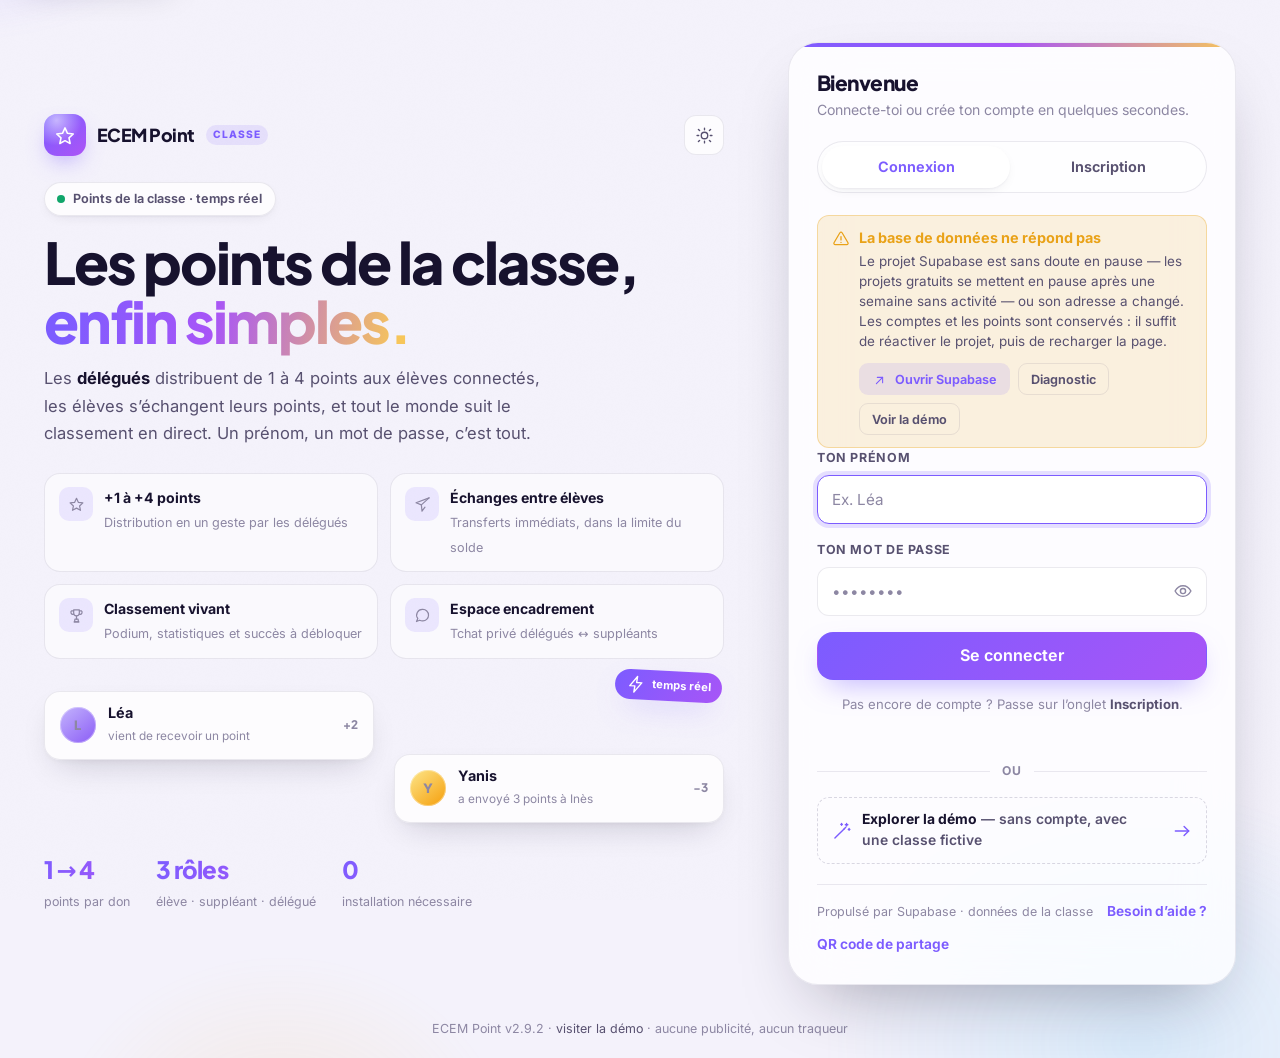
<file: index.html>
<!doctype html>
<html lang="fr">
<head>
<meta charset="utf-8">
<meta name="viewport" content="width=device-width, initial-scale=1, viewport-fit=cover">
<meta name="description" content="ECEM Point — les points de la classe, gérés par les délégués et les suppléants. Connexion et inscription.">
<meta name="theme-color" content="#f6f5fb">
<title>ECEM Point · Connexion</title>
<link rel="manifest" href="manifest.webmanifest?v=2.9.2">
<link rel="icon" href="assets/icons/icon.svg" type="image/svg+xml">
<link rel="icon" href="assets/icons/favicon-32.png" sizes="32x32" type="image/png">
<link rel="apple-touch-icon" href="assets/icons/apple-touch-icon.png">
<link rel="preload" href="assets/fonts/inter-latin-wght.woff2" as="font" type="font/woff2" crossorigin>
<link rel="preload" href="assets/fonts/jakarta-latin-wght.woff2" as="font" type="font/woff2" crossorigin>
<link rel="stylesheet" href="assets/css/style.css?v=2.9.2">
<script>
  /* Thème appliqué avant le premier rendu : pas de flash blanc. */
  (function () {
    try {
      var stored = localStorage.getItem('ecem-theme');
      var mode = stored ? JSON.parse(stored) : 'auto';
      var dark = mode === 'dark' || (mode !== 'light' &&
        window.matchMedia('(prefers-color-scheme: dark)').matches);
      document.documentElement.setAttribute('data-theme', dark ? 'dark' : 'light');
      document.documentElement.setAttribute('data-theme-mode', mode);
    } catch (e) {}
  })();
</script>
</head>

<body class="page-auth">
<a class="skip-link" href="#auth-panel">Aller au formulaire</a>

<div class="auth-wrap">

  <!-- ================================================================== -->
  <!-- Présentation                                                       -->
  <!-- ================================================================== -->
  <aside class="auth-aside">
    <div class="row row--between">
      <a class="brand" href="index.html" aria-label="ECEM Point, accueil">
        <span class="brand-mark" aria-hidden="true"><span data-icon="star"></span></span>
        <span class="brand-name">ECEM&nbsp;Point</span>
        <span class="brand-badge">classe</span>
      </a>
      <button type="button" class="icon-btn" id="btn-theme" aria-label="Changer de thème" title="Thème clair / sombre">
        <span data-icon="sun"></span>
      </button>
    </div>

    <div>
      <span class="auth-eyebrow">
        <span class="live-dot" aria-hidden="true"></span>
        Points de la classe · temps réel
      </span>

      <h1 class="auth-title" style="margin-top:16px">
        Les points de la classe,<br>
        <span class="gradient-text">enfin simples.</span>
      </h1>

      <p class="auth-lede" style="margin-top:14px">
        Les <strong>délégués</strong> distribuent de 1 à 4 points aux élèves connectés,
        les élèves s’échangent leurs points, et tout le monde suit le classement
        en direct. Un prénom, un mot de passe, c’est tout.
      </p>
    </div>

    <div class="auth-features">
      <div class="auth-feature">
        <span class="f-ico" aria-hidden="true"><span data-icon="star"></span></span>
        <div>
          <b>+1 à +4 points</b>
          <span>Distribution en un geste par les délégués</span>
        </div>
      </div>
      <div class="auth-feature">
        <span class="f-ico" aria-hidden="true"><span data-icon="send"></span></span>
        <div>
          <b>Échanges entre élèves</b>
          <span>Transferts immédiats, dans la limite du solde</span>
        </div>
      </div>
      <div class="auth-feature">
        <span class="f-ico" aria-hidden="true"><span data-icon="trophy"></span></span>
        <div>
          <b>Classement vivant</b>
          <span>Podium, statistiques et succès à débloquer</span>
        </div>
      </div>
      <div class="auth-feature">
        <span class="f-ico" aria-hidden="true"><span data-icon="chat"></span></span>
        <div>
          <b>Espace encadrement</b>
          <span>Tchat privé délégués ↔ suppléants</span>
        </div>
      </div>
    </div>

    <div class="auth-showcase" aria-hidden="true">
      <span class="showcase-badge">
        <span data-icon="zap"></span> temps réel
      </span>
      <div class="showcase-card">
        <span class="avatar" style="background:linear-gradient(140deg,#c4b5fd,#8b5cf6)">L</span>
        <div>
          <b>Léa</b>
          <span>vient de recevoir un point</span>
        </div>
        <span class="showcase-pts">+2</span>
      </div>
      <div class="showcase-card">
        <span class="avatar" style="background:linear-gradient(140deg,#fde68a,#f59e0b)">Y</span>
        <div>
          <b>Yanis</b>
          <span>a envoyé 3 points à Inès</span>
        </div>
        <span class="showcase-pts">−3</span>
      </div>
    </div>

    <div class="auth-stats">
      <div class="auth-stat"><b>1 → 4</b><span>points par don</span></div>
      <div class="auth-stat"><b>3 rôles</b><span>élève · suppléant · délégué</span></div>
      <div class="auth-stat"><b>0</b><span>installation nécessaire</span></div>
    </div>
  </aside>

  <!-- ================================================================== -->
  <!-- Connexion / inscription                                            -->
  <!-- ================================================================== -->
  <section class="auth-panel" id="auth-panel" aria-labelledby="panel-title">
    <div class="auth-panel-head">
      <h2 id="panel-title">Bienvenue</h2>
      <p>Connecte-toi ou crée ton compte en quelques secondes.</p>
    </div>

    <div class="tabs" role="tablist" aria-label="Connexion ou inscription">
      <button type="button" id="tab-login" class="tab is-active" role="tab"
              aria-selected="true" aria-controls="form-login">Connexion</button>
      <button type="button" id="tab-signup" class="tab" role="tab"
              aria-selected="false" aria-controls="form-signup">Inscription</button>
    </div>

    <!-- État de la base de données (masqué si tout va bien) -->
    <div id="backend-alert" class="is-hidden" aria-live="polite"></div>

    <!-- ---------------- Connexion ---------------- -->
    <form id="form-login" class="auth-form" novalidate>
      <div class="field">
        <label for="login-prenom">Ton prénom</label>
        <input id="login-prenom" name="prenom" type="text" autocomplete="username"
               placeholder="Ex. Léa" maxlength="24" required>
      </div>

      <div class="field">
        <label for="login-password">Ton mot de passe</label>
        <div class="field-with-eye">
          <input id="login-password" name="password" type="password"
                 autocomplete="current-password" placeholder="••••••••" required>
          <button type="button" class="eye" data-target="login-password"
                  aria-label="Afficher le mot de passe"><span data-icon="eye"></span></button>
        </div>
      </div>

      <button type="submit" class="btn btn-primary btn-block btn-lg" id="btn-login">
        <span class="btn-label">Se connecter</span>
      </button>

      <p class="hint" style="text-align:center;margin-top:14px">
        Pas encore de compte&nbsp;? Passe sur l’onglet <strong>Inscription</strong>.
      </p>
    </form>

    <!-- ---------------- Inscription ---------------- -->
    <form id="form-signup" class="auth-form is-hidden" novalidate>
      <div class="field">
        <label for="signup-prenom">Ton prénom</label>
        <input id="signup-prenom" name="prenom" type="text" autocomplete="nickname"
               placeholder="Ex. Yanis" maxlength="24" required>
        <p class="hint">Il est unique dans la classe&nbsp;: c’est ton identifiant de connexion.</p>
      </div>

      <fieldset class="role-picker field">
        <legend>Je m’inscris comme</legend>
        <div class="role-grid">
          <label class="role-option">
            <input type="radio" name="role" value="eleve" checked>
            <span class="role-ico" aria-hidden="true"><span data-icon="user"></span></span>
            <span class="role-body">
              <span class="role-title">Élève</span>
              <span class="role-sub">reçoit, envoie et échange des points</span>
            </span>
          </label>

          <label class="role-option">
            <input type="radio" name="role" value="suppleant">
            <span class="role-ico" aria-hidden="true"><span data-icon="shield"></span></span>
            <span class="role-body">
              <span class="role-title">Suppléant</span>
              <span class="role-sub">suivi de la classe + tchat de l’encadrement</span>
            </span>
          </label>

          <label class="role-option">
            <input type="radio" name="role" value="delegue">
            <span class="role-ico" aria-hidden="true"><span data-icon="crown"></span></span>
            <span class="role-body">
              <span class="role-title">Délégué</span>
              <span class="role-sub">donne et retire les points + tchat</span>
            </span>
          </label>
        </div>
      </fieldset>

      <div class="field">
        <label for="signup-password" id="signup-password-label">Mot de passe</label>
        <div class="field-with-eye">
          <input id="signup-password" name="password" type="password"
                 autocomplete="new-password" placeholder="••••••••" minlength="6" required>
          <button type="button" class="eye" data-target="signup-password"
                  aria-label="Afficher le mot de passe"><span data-icon="eye"></span></button>
        </div>
        <div class="strength" id="signup-strength" aria-hidden="true">
          <span></span><span></span><span></span><span></span>
        </div>
        <p class="hint" id="signup-password-help">
          Choisis un mot de passe de 6&nbsp;caractères minimum.
        </p>
      </div>

      <div id="signup-staff-note" class="notice is-hidden">
        <span data-icon="key" aria-hidden="true"></span>
        <span>
          <strong>Compte à responsabilité.</strong>
          Le mot de passe attendu ici est le <span id="signup-staff-word">code</span>
          confidentiel remis par la classe. Il peut servir à <strong>plusieurs
          personnes</strong> et devient aussi ton mot de passe personnel.
        </span>
      </div>

      <button type="submit" class="btn btn-primary btn-block btn-lg" id="btn-signup">
        <span class="btn-label">Créer mon compte</span>
      </button>
    </form>

    <!-- Erreur / information -->
    <div id="auth-alert" class="alert alert--info is-hidden" role="alert" aria-live="polite"></div>

    <p class="auth-status" id="auth-status" aria-live="polite"></p>

    <div class="auth-divider">ou</div>

    <button type="button" class="auth-demo" id="btn-demo">
      <span data-icon="wand" aria-hidden="true"></span>
      <span><b>Explorer la démo</b> — sans compte, avec une classe fictive</span>
      <span class="spacer"></span>
      <span data-icon="arrow-right" aria-hidden="true"></span>
    </button>

    <div class="auth-foot">
      <span>Propulsé par Supabase · données de la classe</span>
      <button type="button" class="link" id="btn-help">Besoin d’aide&nbsp;?</button>
      <button type="button" class="link" id="btn-qr">QR code de partage</button>
    </div>
  </section>
</div>

<p class="auth-copy">
  ECEM Point v2.9.2 · <a href="app.html?demo=1">visiter la démo</a> · aucune publicité, aucun traqueur
</p>

<noscript>
  <p style="padding:24px;font-family:system-ui">Ce site a besoin de JavaScript.</p>
</noscript>

<script src="assets/vendor/supabase.js?v=2.9.2"></script>
<script src="assets/js/config.js?v=2.9.2"></script>
<script src="assets/js/health.js?v=2.9.2"></script>
<script src="assets/js/theme.js?v=2.9.2"></script>
<script src="assets/js/icons.js?v=2.9.2"></script>
<script src="assets/js/ui.js?v=2.9.2"></script>
<script src="assets/vendor/qrcode.js?v=2.9.2"></script>
<script src="assets/js/qr.js?v=2.9.2"></script>
<script src="assets/js/db.js?v=2.9.2"></script>
<script src="assets/js/auth.js?v=2.9.2"></script>
<script src="assets/js/pwa.js?v=2.9.2"></script>
</body>
</html>
</file>
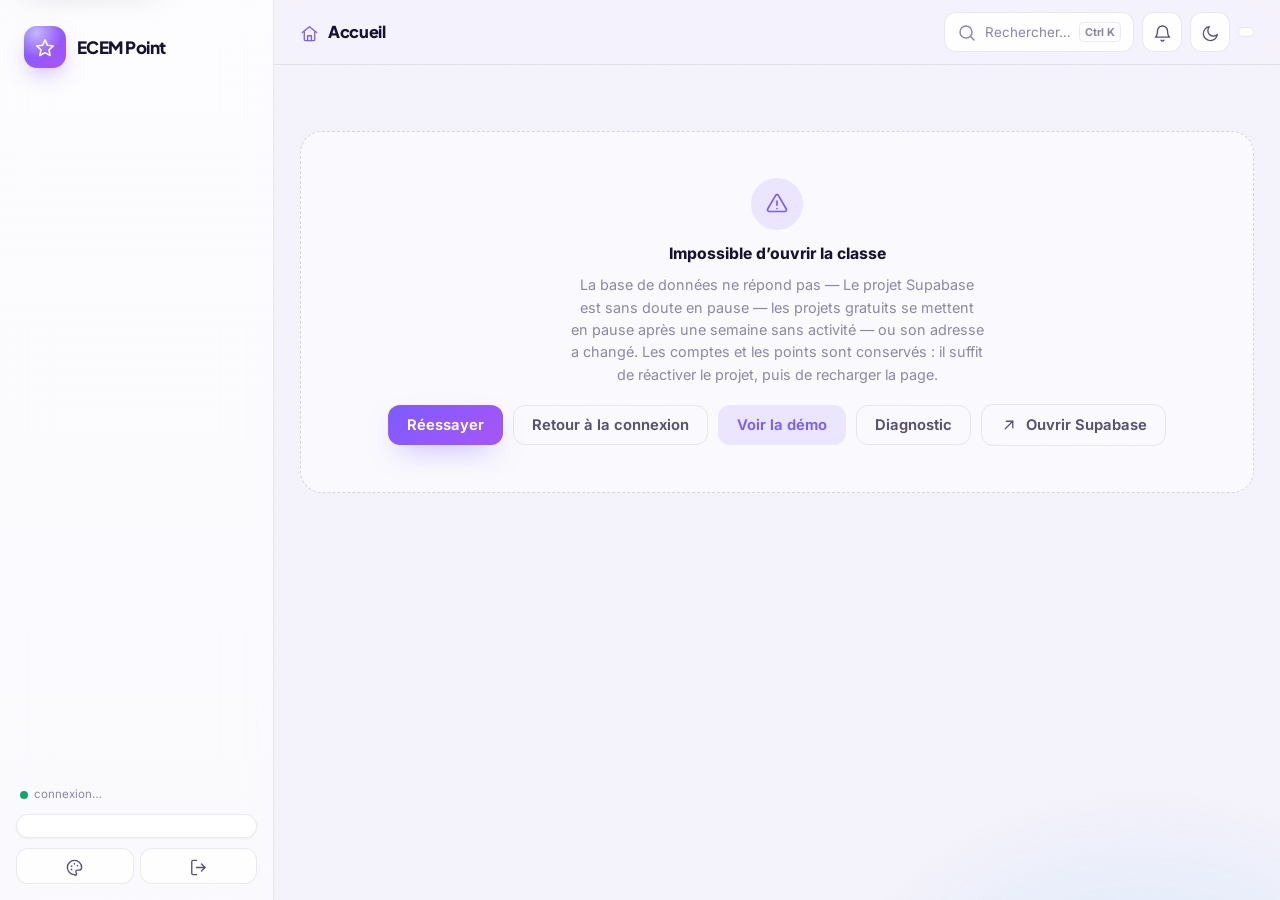
<file: app.html>
<!doctype html>
<html lang="fr">
<head>
<meta charset="utf-8">
<meta name="viewport" content="width=device-width, initial-scale=1, viewport-fit=cover">
<meta name="description" content="ECEM Point — tableau de bord des points de la classe : donner, échanger, suivre le classement et les statistiques.">
<meta name="theme-color" content="#f6f5fb">
<title>ECEM Point · Ma classe</title>
<link rel="manifest" href="manifest.webmanifest?v=2.9.2">
<link rel="icon" href="assets/icons/icon.svg" type="image/svg+xml">
<link rel="icon" href="assets/icons/favicon-32.png" sizes="32x32" type="image/png">
<link rel="apple-touch-icon" href="assets/icons/apple-touch-icon.png">
<link rel="preload" href="assets/fonts/inter-latin-wght.woff2" as="font" type="font/woff2" crossorigin>
<link rel="preload" href="assets/fonts/jakarta-latin-wght.woff2" as="font" type="font/woff2" crossorigin>
<link rel="stylesheet" href="assets/css/style.css?v=2.9.2">
<script>
  (function () {
    try {
      var stored = localStorage.getItem('ecem-theme');
      var mode = stored ? JSON.parse(stored) : 'auto';
      var dark = mode === 'dark' || (mode !== 'light' &&
        window.matchMedia('(prefers-color-scheme: dark)').matches);
      document.documentElement.setAttribute('data-theme', dark ? 'dark' : 'light');
      document.documentElement.setAttribute('data-theme-mode', mode);
    } catch (e) {}
  })();
</script>
</head>

<body class="page-app">
<a class="skip-link" href="#app-main">Aller au contenu</a>

<div class="app-shell">

  <!-- ================================================================== -->
  <!-- Barre latérale                                                     -->
  <!-- ================================================================== -->
  <aside class="sidebar" id="sidebar" aria-label="Navigation latérale">
    <a class="brand" href="app.html" id="brand-link">
      <span class="brand-mark" aria-hidden="true"><span data-icon="star"></span></span>
      <span class="brand-name">ECEM&nbsp;Point</span>
    </a>

    <nav class="side-nav" id="side-nav" aria-label="Sections de l’application"></nav>

    <div class="sidebar-foot">
      <div class="side-status">
        <span class="live" id="live-state">
          <span class="dot" aria-hidden="true"></span>
          <span id="live-text">connexion…</span>
        </span>
        <span id="footer-stats"></span>
      </div>

      <div class="side-user" id="side-user"></div>

      <div class="side-tools">
        <button type="button" class="icon-btn" id="btn-theme-side"
                aria-label="Changer de thème" title="Clair / sombre / auto">
          <span data-icon="palette"></span>
        </button>
        <button type="button" class="icon-btn" id="btn-logout"
                aria-label="Se déconnecter" title="Se déconnecter">
          <span data-icon="logout"></span>
        </button>
      </div>
    </div>
  </aside>
  <div class="sidebar-scrim" id="sidebar-scrim" aria-hidden="true"></div>

  <!-- ================================================================== -->
  <!-- Colonne principale                                                 -->
  <!-- ================================================================== -->
  <div class="app-body">
    <header class="topbar">
      <button type="button" class="icon-btn only-mobile" id="btn-menu"
              aria-label="Ouvrir le menu" aria-controls="sidebar" aria-expanded="false">
        <span data-icon="menu"></span>
      </button>

      <div class="topbar-title" id="topbar-title">
        <span data-icon="home" aria-hidden="true"></span>
        <span id="topbar-label">Accueil</span>
      </div>

      <div class="topbar-actions">
        <button type="button" class="topbar-search" id="btn-palette" aria-label="Rechercher (Ctrl K)">
          <span data-icon="search" aria-hidden="true"></span>
          <span class="hide-sm">Rechercher…</span>
          <kbd>Ctrl K</kbd>
        </button>

        <button type="button" class="icon-btn" id="btn-bell" aria-label="Notifications" title="Notifications">
          <span data-icon="bell"></span>
          <span class="bell-dot is-hidden" id="bell-dot"></span>
        </button>

        <button type="button" class="icon-btn hide-mobile" id="btn-theme"
                aria-label="Changer de thème" title="Clair / sombre / auto">
          <span data-icon="moon"></span>
        </button>

        <span class="points-pill" id="me-points" hidden>
          <span data-icon="star" aria-hidden="true"></span>
          <b id="me-points-value">0</b>
        </span>

        <button type="button" class="me-chip" id="btn-me" aria-label="Mon profil"></button>
      </div>
    </header>

    <main class="app-main" id="app-main" tabindex="-1">
      <div class="boot" id="boot">
        <span class="boot-mark" aria-hidden="true"><span data-icon="star" data-size="30"></span></span>
        <span class="spinner" aria-hidden="true"></span>
        <p id="boot-text">Chargement de la classe…</p>
      </div>

      <div id="demo-strip-host"></div>

      <!-- ============================ ACCUEIL ========================= -->
      <section class="view" id="view-home" hidden aria-labelledby="home-title"></section>

      <!-- ======================= DONNER / RETIRER ===================== -->
      <section class="view" id="view-give" hidden aria-labelledby="give-title">
        <div class="view-head">
          <div>
            <h2 id="give-title">Donner ou retirer des points</h2>
            <p class="sub">
              Donne de <strong id="give-min">1</strong> à <strong id="give-max">4</strong> points
              en un geste, ou retire le montant de ton choix.
            </p>
          </div>
          <div class="chips" id="give-hint"></div>
        </div>

        <div id="give-notice"></div>

        <div class="toolbar">
          <div class="search">
            <span data-icon="search" aria-hidden="true"></span>
            <input type="search" id="give-search" placeholder="Chercher un prénom…"
                   autocomplete="off" aria-label="Chercher un élève">
          </div>
          <label class="switch">
            <input type="checkbox" id="give-online-only" checked>
            <span class="switch-track" aria-hidden="true"></span>
            <span class="switch-label">Connectés</span>
          </label>
          <span class="toolbar-count" id="give-count"></span>
        </div>

        <div class="students" id="give-list"></div>
      </section>

      <!-- =========================== ENVOYER ========================== -->
      <section class="view" id="view-send" hidden aria-labelledby="send-title">
        <div class="view-head">
          <div>
            <h2 id="send-title">Envoyer mes points</h2>
            <p class="sub">
              Le transfert est immédiat et apparaît dans l’historique des deux élèves.
            </p>
          </div>
        </div>

        <div class="balance-card">
          <span class="balance-ico" aria-hidden="true"><span data-icon="star"></span></span>
          <div>
            <div class="balance-value" id="send-balance">0</div>
            <div class="balance-label" id="send-balance-label">points disponibles</div>
          </div>
          <span class="spacer"></span>
          <span class="pill pill--gold" id="send-min-hint"></span>
        </div>

        <div class="toolbar">
          <div class="search">
            <span data-icon="search" aria-hidden="true"></span>
            <input type="search" id="send-search" placeholder="Chercher un camarade…"
                   autocomplete="off" aria-label="Chercher un camarade">
          </div>
          <label class="switch">
            <input type="checkbox" id="send-online-only">
            <span class="switch-track" aria-hidden="true"></span>
            <span class="switch-label">Connectés</span>
          </label>
          <span class="toolbar-count" id="send-count"></span>
        </div>

        <div class="students" id="send-list"></div>
      </section>

      <!-- ========================= CLASSEMENT ========================= -->
      <section class="view" id="view-rank" hidden aria-labelledby="rank-title">
        <div class="view-head">
          <div>
            <h2 id="rank-title">Classement</h2>
            <p class="sub">Toute la classe, du plus grand nombre de points au plus petit.</p>
          </div>
          <div class="segmented" id="rank-scope" role="group" aria-label="Période du classement">
            <button type="button" class="seg-btn is-active" data-scope="all">Depuis toujours</button>
            <button type="button" class="seg-btn" data-scope="week">7 derniers jours</button>
          </div>
        </div>

        <div class="podium" id="podium"></div>

        <div class="panel">
          <div class="panel-head">
            <div>
              <div class="panel-title"><span data-icon="users" aria-hidden="true"></span> Les élèves</div>
              <div class="panel-sub" id="rank-sub"></div>
            </div>
            <div class="search" style="max-width:220px">
              <span data-icon="search" aria-hidden="true"></span>
              <input type="search" id="rank-search" placeholder="Filtrer…" aria-label="Filtrer le classement">
            </div>
          </div>
          <div class="panel-body panel-body--flush">
            <div class="rank-list" id="rank-list"></div>
          </div>
        </div>
      </section>

      <!-- ======================== STATISTIQUES ======================== -->
      <section class="view" id="view-stats" hidden aria-labelledby="stats-title">
        <div class="view-head">
          <div>
            <h2 id="stats-title">Statistiques</h2>
            <p class="sub">Ce que racontent les points de la classe — sur 7 jours et depuis le début.</p>
          </div>
          <span class="pill pill--muted" id="stats-scope"></span>
        </div>
        <div id="stats-content"></div>
      </section>

      <!-- ========================= HISTORIQUE ========================= -->
      <section class="view" id="view-history" hidden aria-labelledby="history-title">
        <div class="view-head">
          <div>
            <h2 id="history-title">Historique</h2>
            <p class="sub" id="history-sub"></p>
          </div>
          <button type="button" class="btn btn-ghost btn-sm" id="btn-export">
            <span data-icon="download" aria-hidden="true"></span> Exporter en CSV
          </button>
        </div>

        <div class="toolbar">
          <div class="chips" id="history-filters">
            <button type="button" class="chip is-active" data-kind="all">Tout</button>
            <button type="button" class="chip" data-kind="gain">Gains</button>
            <button type="button" class="chip" data-kind="retrait">Retraits</button>
            <button type="button" class="chip" data-kind="transfert">Échanges</button>
          </div>
          <span class="toolbar-count" id="history-count"></span>
        </div>

        <div class="panel">
          <div class="panel-body" style="padding-top:8px">
            <div class="timeline" id="history-list"></div>
          </div>
        </div>
      </section>

      <!-- =========================== SUCCÈS =========================== -->
      <section class="view" id="view-badges" hidden aria-labelledby="badges-title">
        <div class="view-head">
          <div>
            <h2 id="badges-title">Succès</h2>
            <p class="sub">Des objectifs à débloquer en gagnant, en donnant et en participant.</p>
          </div>
        </div>
        <div id="badges-content"></div>
      </section>

      <!-- ============================ TCHAT =========================== -->
      <section class="view" id="view-chat" hidden aria-labelledby="chat-title">
        <div class="chat">
          <div class="chat-head">
            <div>
              <h2 id="chat-title" style="font-size:1.35rem">Tchat de l’encadrement</h2>
              <p class="sub">Délégués et suppléants uniquement. Personne d’autre ne peut lire ni écrire ici.</p>
              <div class="chat-members" id="chat-members" style="margin-top:10px"></div>
            </div>
            <span class="pill pill--muted" id="chat-count"></span>
          </div>

          <div class="chat-log" id="chat-log" aria-live="polite" aria-label="Messages"></div>

          <form class="chat-form" id="chat-form">
            <button type="button" class="icon-btn emoji-btn" id="btn-emoji"
                    aria-label="Insérer un emoji" aria-expanded="false">
              <span data-icon="smile"></span>
            </button>
            <textarea class="chat-input" id="chat-input" rows="1" maxlength="1000"
                      autocomplete="off" placeholder="Écris ton message… (Entrée pour envoyer)"
                      aria-label="Ton message"></textarea>
            <button type="submit" class="btn btn-primary chat-send" id="chat-send">
              <span data-icon="send" aria-hidden="true"></span>
              <span class="hide-sm">Envoyer</span>
            </button>
          </form>
        </div>
      </section>

      <!-- ======================= TCHAT DE CLASSE ======================= -->
      <section class="view" id="view-tchat" hidden aria-labelledby="tchat-title"></section>

      <!-- ==================== CLIMAT DE LA CLASSE ====================== -->
      <section class="view" id="view-climat" hidden aria-labelledby="climat-title">
        <div class="view-head">
          <div>
            <h2 id="climat-title">Climat de la classe</h2>
            <p class="sub">
              Le pouls de la classe : score sur 100, familles de violence,
              personnes visées et paires en conflit. Réservé à l’encadrement.
            </p>
          </div>
        </div>
        <div id="climat-content"></div>
      </section>

      <!-- =========================== PROFIL =========================== -->
      <section class="view" id="view-admin" hidden aria-labelledby="admin-title">
      <div id="admin-content" class="admin-content"></div>
    </section>

    <section class="view" id="view-profile" hidden aria-labelledby="profile-title">
        <div class="view-head">
          <div>
            <h2 id="profile-title">Mon profil</h2>
            <p class="sub">Ton compte, tes préférences et tes données.</p>
          </div>
        </div>
        <div id="profile-content"></div>
      </section>

    </main>
  </div>
</div>

<!-- Navigation mobile -->
<nav class="bottom-nav" id="bottom-nav" aria-label="Navigation rapide"></nav>
<button type="button" class="fab" id="fab" aria-label="Donner ou envoyer des points">
  <span data-icon="plus"></span>
</button>

<div class="toast-zone" id="toast-zone" aria-live="polite"></div>
<div id="modal-root"></div>

<noscript>
  <p style="padding:24px;font-family:system-ui">Ce site a besoin de JavaScript.</p>
</noscript>

<script src="assets/vendor/supabase.js?v=2.9.2"></script>
<script src="assets/js/config.js?v=2.9.2"></script>
<script src="assets/js/health.js?v=2.9.2"></script>
<script src="assets/js/theme.js?v=2.9.2"></script>
<script src="assets/js/icons.js?v=2.9.2"></script>
<script src="assets/js/ui.js?v=2.9.2"></script>
<script src="assets/vendor/qrcode.js?v=2.9.2"></script>
<script src="assets/js/qr.js?v=2.9.2"></script>
<script src="assets/js/fx.js?v=2.9.2"></script>
<script src="assets/js/charts.js?v=2.9.2"></script>
<script src="assets/js/progress.js?v=2.9.2"></script>
<script src="assets/js/insights.js?v=2.9.2"></script>
<script src="assets/js/demo.js?v=2.9.2"></script>
<script src="assets/js/db.js?v=2.9.2"></script>
<script src="assets/js/data.js?v=2.9.2"></script>
<script src="assets/js/class-chat.js?v=2.9.2"></script>
<script src="assets/js/cards.js?v=2.9.2"></script>
<script src="assets/js/climat.js?v=2.9.2"></script>
<script src="assets/js/admin.js?v=2.9.2"></script>
<script src="assets/js/app.js?v=2.9.2"></script>
<script src="assets/js/pwa.js?v=2.9.2"></script>

<!-- Filet de sécurité : si un vieux fichier en cache empêche l'interface de
     s'afficher, on montre une explication et un bouton de réparation plutôt
     qu'une zone vide. -->
<script>
(function () {
  var crash = '';

  window.addEventListener('error', function (event) {
    crash = (event && event.error && event.error.message) || (event && event.message) || crash;
  });
  window.addEventListener('unhandledrejection', function (event) {
    var reason = event && event.reason;
    crash = (reason && reason.message) || String(reason || '') || crash;
  });

  function repair() {
    var tasks = [];
    if ('serviceWorker' in navigator && navigator.serviceWorker.getRegistrations) {
      tasks.push(navigator.serviceWorker.getRegistrations().then(function (list) {
        return Promise.all(list.map(function (registration) { return registration.unregister(); }));
      }).catch(function () {}));
    }
    if (window.caches && window.caches.keys) {
      tasks.push(caches.keys().then(function (keys) {
        return Promise.all(keys.map(function (key) { return caches.delete(key); }));
      }).catch(function () {}));
    }
    Promise.all(tasks).then(function () {
      var url = new URL(window.location.href);
      url.searchParams.set('fresh', String(Date.now()));
      window.location.replace(url.toString());
    });
  }

  window.setTimeout(function () {
    var main = document.getElementById('app-main');
    if (!main) return;

    var boot = document.getElementById('boot');
    if (boot && !boot.classList.contains('is-hidden')) return;
    if (main.querySelector('.empty')) return;
    if (document.getElementById('topbar-label')) return;

    var panel = document.createElement('div');
    panel.setAttribute('role', 'alert');
    panel.style.cssText = 'max-width:560px;margin:56px auto;padding:26px 28px;border-radius:18px;' +
      'background:#ffffff;color:#1b1730;font:15px/1.55 system-ui,-apple-system,Segoe UI,sans-serif;' +
      'box-shadow:0 20px 50px rgba(0,0,0,.28)';
    panel.innerHTML =
      '<h2 style="margin:0 0 8px;font-size:1.25rem">L’écran ne s’est pas affiché</h2>' +
      '<p style="margin:0 0 10px;color:#514b6b">Un ancien fichier est probablement resté en cache ' +
      'après la mise à jour du site. Clique sur « Réparer » : le site recharge ses fichiers, ' +
      'tu restes connecté.</p>' +
      '<pre id="ecem-crash-detail" style="margin:0 0 14px;padding:10px 12px;border-radius:10px;' +
      'background:#f3f0ff;color:#4a3f7a;font:12px/1.5 ui-monospace,SFMono-Regular,Menlo,monospace;' +
      'white-space:pre-wrap;word-break:break-word"></pre>' +
      '<div style="display:flex;gap:10px;flex-wrap:wrap">' +
      '<button type="button" id="ecem-repair" style="border:0;border-radius:999px;padding:11px 18px;' +
      'background:#7c5cff;color:#fff;font-weight:600;font-size:.9rem;cursor:pointer">Réparer l’affichage</button>' +
      '<button type="button" id="ecem-reload" style="border:1px solid #dcd6f5;border-radius:999px;' +
      'padding:11px 18px;background:#fff;color:#3a3358;font-weight:600;font-size:.9rem;cursor:pointer">' +
      'Recharger</button></div>';

    main.appendChild(panel);
    panel.querySelector('#ecem-crash-detail').textContent =
      crash || 'Aucune erreur JavaScript n’a été signalée (fichier manquant ou très ancien).';
    panel.querySelector('#ecem-repair').addEventListener('click', repair);
    panel.querySelector('#ecem-reload').addEventListener('click', function () { window.location.reload(); });
  }, 6000);
})();
</script>
</body>
</html>
</file>
<file: assets/css/style.css>
/* ============================================================================
 * ECEM Point — feuille de style unique (v2)
 * ----------------------------------------------------------------------------
 * Design system maison : polices variables locales, thème clair / sombre,
 * surfaces en verre, dégradés doux, micro-animations. Aucun framework.
 *
 *  1. Polices                 8. Coquille de l'application
 *  2. Jetons de design        9. Tableau de bord
 *  3. Base                   10. Liste d'élèves
 *  4. Utilitaires            11. Classement
 *  5. Boutons & contrôles    12. Statistiques & graphiques
 *  6. Champs                 13. Succès
 *  7. Page de connexion      14. Historique · 15. Tchat · 16. Profil
 *                            17. Modales, toasts, palette · 18. Responsive
 * ==========================================================================*/

/* --------------------------------------------------------------------------
 * 1. Polices
 * ----------------------------------------------------------------------- */
@font-face {
  font-family: 'Inter';
  font-style: normal;
  font-weight: 100 900;
  font-display: swap;
  src: url('../fonts/inter-latin-wght.woff2') format('woff2');
  unicode-range: U+0000-00FF, U+0131, U+0152-0153, U+02BB-02BC, U+02C6, U+02DA,
    U+02DC, U+0304, U+0308, U+0329, U+2000-206F, U+20AC, U+2122, U+2191, U+2193,
    U+2212, U+2215, U+FEFF, U+FFFD;
}
@font-face {
  font-family: 'Inter';
  font-style: normal;
  font-weight: 100 900;
  font-display: swap;
  src: url('../fonts/inter-latin-ext-wght.woff2') format('woff2');
  unicode-range: U+0100-02BA, U+02BD-02C5, U+02C7-02CC, U+02CE-02D7, U+02DD-02FF,
    U+0304, U+0308, U+0329, U+1D00-1DBF, U+1E00-1E9F, U+1EF2-1EFF, U+2020,
    U+20A0-20AB, U+20AD-20C0, U+2113, U+2C60-2C7F, U+A720-A7FF;
}
@font-face {
  font-family: 'Jakarta';
  font-style: normal;
  font-weight: 200 800;
  font-display: swap;
  src: url('../fonts/jakarta-latin-wght.woff2') format('woff2');
  unicode-range: U+0000-00FF, U+0131, U+0152-0153, U+02BB-02BC, U+02C6, U+02DA,
    U+02DC, U+0304, U+0308, U+0329, U+2000-206F, U+20AC, U+2122, U+2191, U+2193,
    U+2212, U+2215, U+FEFF, U+FFFD;
}
@font-face {
  font-family: 'Jakarta';
  font-style: normal;
  font-weight: 200 800;
  font-display: swap;
  src: url('../fonts/jakarta-latin-ext-wght.woff2') format('woff2');
  unicode-range: U+0100-02BA, U+02BD-02C5, U+02C7-02CC, U+02CE-02D7, U+02DD-02FF,
    U+0304, U+0308, U+0329, U+1D00-1DBF, U+1E00-1E9F, U+1EF2-1EFF, U+2020,
    U+20A0-20AB, U+20AD-20C0, U+2113, U+2C60-2C7F, U+A720-A7FF;
}

/* --------------------------------------------------------------------------
 * 2. Jetons de design
 * ----------------------------------------------------------------------- */
:root {
  --font-sans: 'Inter', system-ui, -apple-system, 'Segoe UI', Roboto, 'Helvetica Neue', Arial, sans-serif;
  --font-display: 'Jakarta', 'Inter', system-ui, -apple-system, 'Segoe UI', sans-serif;

  --bg: #f4f2fb;
  --bg-deep: #ece9f8;
  --surface: rgba(255, 255, 255, .78);
  --surface-solid: #ffffff;
  --surface-2: rgba(255, 255, 255, .55);
  --surface-3: rgba(247, 245, 255, .9);
  --border: rgba(34, 24, 76, .09);
  --border-strong: rgba(34, 24, 76, .16);

  --text: #17122e;
  --text-soft: #585170;
  --text-faint: #8d87a3;

  --accent: #7c5cff;
  --accent-2: #a855f7;
  --accent-3: #38bdf8;
  --accent-soft: rgba(124, 92, 255, .12);
  --accent-softer: rgba(124, 92, 255, .07);
  --accent-ink: #ffffff;

  --gold: #e9a218;
  --gold-bright: #f7c65a;
  --gold-soft: rgba(233, 162, 24, .14);

  --green: #10a56a;
  --green-soft: rgba(16, 165, 106, .12);
  --red: #e5484d;
  --red-soft: rgba(229, 72, 77, .11);
  --blue: #2f7de1;
  --blue-soft: rgba(47, 125, 225, .11);
  --rose: #e8558f;
  --rose-soft: rgba(232, 85, 143, .12);

  --radius-xs: 9px;
  --radius-sm: 12px;
  --radius: 16px;
  --radius-lg: 22px;
  --radius-xl: 30px;
  --radius-full: 999px;

  --shadow-xs: 0 1px 2px rgba(23, 18, 46, .05);
  --shadow-sm: 0 1px 2px rgba(23, 18, 46, .04), 0 4px 14px -6px rgba(23, 18, 46, .12);
  --shadow: 0 2px 4px rgba(23, 18, 46, .03), 0 14px 34px -14px rgba(23, 18, 46, .22);
  --shadow-lg: 0 30px 70px -28px rgba(23, 18, 46, .38);
  --shadow-accent: 0 12px 30px -12px rgba(124, 92, 255, .6);
  --ring: 0 0 0 4px rgba(124, 92, 255, .18);

  --sidebar-w: 274px;
  --max-w: 1220px;
  --ease: cubic-bezier(.22, .8, .32, 1);
  --ease-out: cubic-bezier(.16, 1, .3, 1);

  --skel: rgba(23, 18, 46, .07);
  color-scheme: light;
}

[data-theme="dark"] {
  --bg: #080714;
  --bg-deep: #0d0b1d;
  --surface: rgba(24, 21, 45, .72);
  --surface-solid: #15122b;
  --surface-2: rgba(32, 28, 58, .55);
  --surface-3: rgba(30, 26, 54, .8);
  --border: rgba(255, 255, 255, .08);
  --border-strong: rgba(255, 255, 255, .16);

  --text: #f3f0ff;
  --text-soft: #a9a3c6;
  --text-faint: #7d769e;

  --accent: #9d80ff;
  --accent-2: #c084fc;
  --accent-3: #4cc9f0;
  --accent-soft: rgba(157, 128, 255, .16);
  --accent-softer: rgba(157, 128, 255, .08);

  --gold: #f6bd52;
  --gold-bright: #ffd479;
  --gold-soft: rgba(246, 189, 82, .14);

  --green: #34d399;
  --green-soft: rgba(52, 211, 153, .13);
  --red: #fb7185;
  --red-soft: rgba(251, 113, 133, .13);
  --blue: #60a5fa;
  --blue-soft: rgba(96, 165, 250, .13);
  --rose: #f472b6;
  --rose-soft: rgba(244, 114, 182, .13);

  --shadow-xs: 0 1px 2px rgba(0, 0, 0, .4);
  --shadow-sm: 0 1px 2px rgba(0, 0, 0, .3), 0 6px 18px -8px rgba(0, 0, 0, .6);
  --shadow: 0 18px 40px -18px rgba(0, 0, 0, .8);
  --shadow-lg: 0 40px 80px -30px rgba(0, 0, 0, .9);
  --shadow-accent: 0 16px 34px -16px rgba(157, 128, 255, .7);
  --ring: 0 0 0 4px rgba(157, 128, 255, .22);
  --skel: rgba(255, 255, 255, .07);
  color-scheme: dark;
}

/* --------------------------------------------------------------------------
 * 3. Base
 * ----------------------------------------------------------------------- */
*, *::before, *::after { box-sizing: border-box; }

html { -webkit-text-size-adjust: 100%; scroll-behavior: smooth; }

html, body { margin: 0; padding: 0; min-height: 100%; }

body {
  font-family: var(--font-sans);
  font-size: 16px;
  line-height: 1.55;
  color: var(--text);
  background: var(--bg);
  -webkit-font-smoothing: antialiased;
  -moz-osx-font-smoothing: grayscale;
  text-rendering: optimizeLegibility;
  overflow-x: hidden;
}

/* Aurore de fond, très discrète, qui respire lentement. */
body::before {
  content: "";
  position: fixed;
  inset: -20vmax;
  z-index: -2;
  background:
    radial-gradient(38vmax 30vmax at 12% 4%, rgba(124, 92, 255, .30), transparent 62%),
    radial-gradient(34vmax 28vmax at 88% 0%, rgba(236, 72, 153, .16), transparent 60%),
    radial-gradient(40vmax 32vmax at 78% 92%, rgba(56, 189, 248, .14), transparent 62%),
    radial-gradient(30vmax 26vmax at 30% 100%, rgba(245, 185, 74, .14), transparent 60%);
  filter: blur(6px);
  animation: aurora 26s ease-in-out infinite alternate;
  pointer-events: none;
}

[data-theme="dark"] body::before {
  background:
    radial-gradient(38vmax 30vmax at 10% 0%, rgba(109, 74, 255, .34), transparent 62%),
    radial-gradient(34vmax 28vmax at 92% 4%, rgba(192, 38, 211, .20), transparent 60%),
    radial-gradient(40vmax 32vmax at 80% 96%, rgba(14, 165, 233, .16), transparent 62%),
    radial-gradient(30vmax 26vmax at 26% 100%, rgba(245, 158, 11, .10), transparent 60%);
}

/* Grain léger : casse les dégradés et donne de la matière. */
body::after {
  content: "";
  position: fixed;
  inset: 0;
  z-index: -1;
  pointer-events: none;
  opacity: .30;
  background-image: url("data:image/svg+xml,%3Csvg xmlns='http://www.w3.org/2000/svg' width='140' height='140'%3E%3Cfilter id='n'%3E%3CfeTurbulence type='fractalNoise' baseFrequency='.85' numOctaves='2' stitchTiles='stitch'/%3E%3CfeColorMatrix type='saturate' values='0'/%3E%3C/filter%3E%3Crect width='140' height='140' filter='url(%23n)' opacity='.045'/%3E%3C/svg%3E");
}

@keyframes aurora {
  0%   { transform: translate3d(0, 0, 0) scale(1); }
  50%  { transform: translate3d(2%, -1.5%, 0) scale(1.05); }
  100% { transform: translate3d(-2%, 1.5%, 0) scale(1.02); }
}

h1, h2, h3, h4 {
  margin: 0;
  font-family: var(--font-display);
  line-height: 1.16;
  letter-spacing: -.025em;
  font-weight: 800;
  text-wrap: balance;
}

p { margin: 0; }
a { color: var(--accent); text-decoration: none; }
a:hover { text-decoration: underline; text-underline-offset: 3px; }
img, svg { vertical-align: middle; }
button, input, select, textarea { font: inherit; color: inherit; }
ul, ol { margin: 0; padding: 0; list-style: none; }

::selection { background: var(--accent); color: #fff; }

:focus-visible {
  outline: 2px solid var(--accent);
  outline-offset: 2px;
  border-radius: 6px;
}

/* Barres de défilement discrètes */
* { scrollbar-width: thin; scrollbar-color: var(--border-strong) transparent; }
*::-webkit-scrollbar { width: 10px; height: 10px; }
*::-webkit-scrollbar-thumb {
  background: var(--border-strong);
  border-radius: 99px;
  border: 3px solid transparent;
  background-clip: content-box;
}
*::-webkit-scrollbar-track { background: transparent; }

/* --------------------------------------------------------------------------
 * 4. Utilitaires
 * ----------------------------------------------------------------------- */
.ico { flex: none; display: inline-block; }

.is-hidden, [hidden] { display: none !important; }

.sr-only {
  position: absolute; width: 1px; height: 1px; padding: 0; margin: -1px;
  overflow: hidden; clip: rect(0 0 0 0); white-space: nowrap; border: 0;
}

.skip-link {
  position: absolute; left: 12px; top: -60px; z-index: 999;
  background: var(--surface-solid); color: var(--text);
  border: 1px solid var(--border); border-radius: var(--radius-sm);
  padding: 10px 16px; box-shadow: var(--shadow); transition: top .2s var(--ease);
}
.skip-link:focus { top: 12px; }

.gradient-text {
  background: linear-gradient(100deg, var(--accent) 6%, var(--accent-2) 46%, var(--gold-bright) 96%);
  -webkit-background-clip: text;
  background-clip: text;
  color: transparent;
}

.sub { color: var(--text-soft); font-size: .94rem; }
.faint { color: var(--text-faint); font-size: .84rem; }
.tnum { font-variant-numeric: tabular-nums; }
.nowrap { white-space: nowrap; }
.center { text-align: center; }
.muted { color: var(--text-faint); }

.row { display: flex; align-items: center; gap: 10px; flex-wrap: wrap; }
.row--between { justify-content: space-between; }
.stack { display: grid; gap: 16px; }
.spacer { flex: 1 1 auto; }

.grid { display: grid; gap: 18px; }
.grid--2 { grid-template-columns: repeat(auto-fit, minmax(300px, 1fr)); }
.grid--3 { grid-template-columns: repeat(auto-fit, minmax(240px, 1fr)); }
.grid--4 { grid-template-columns: repeat(auto-fit, minmax(190px, 1fr)); }

.reveal { animation: rise .5s var(--ease-out) both; }
.reveal:nth-child(2) { animation-delay: .04s; }
.reveal:nth-child(3) { animation-delay: .08s; }
.reveal:nth-child(4) { animation-delay: .12s; }
.reveal:nth-child(5) { animation-delay: .16s; }
.reveal:nth-child(6) { animation-delay: .2s; }

@keyframes rise {
  from { opacity: 0; transform: translateY(12px); }
  to   { opacity: 1; transform: translateY(0); }
}
@keyframes pop {
  0% { transform: scale(1); }
  35% { transform: scale(1.16); }
  100% { transform: scale(1); }
}
.is-popping { animation: pop .55s var(--ease-out); }

@keyframes spin { to { transform: rotate(360deg); } }
@keyframes pulse-ring {
  0%   { box-shadow: 0 0 0 0 rgba(16, 165, 106, .55); }
  70%  { box-shadow: 0 0 0 7px rgba(16, 165, 106, 0); }
  100% { box-shadow: 0 0 0 0 rgba(16, 165, 106, 0); }
}
@keyframes shimmer {
  from { background-position: -220% 0; }
  to   { background-position: 220% 0; }
}
@keyframes float-y {
  0%, 100% { transform: translateY(0); }
  50%      { transform: translateY(-9px); }
}

/* --------------------------------------------------------------------------
 * 5. Boutons & contrôles
 * ----------------------------------------------------------------------- */
.btn {
  --btn-bg: var(--surface-solid);
  --btn-fg: var(--text);
  --btn-bd: var(--border);
  appearance: none;
  display: inline-flex;
  align-items: center;
  justify-content: center;
  gap: 8px;
  border: 1px solid var(--btn-bd);
  background: var(--btn-bg);
  color: var(--btn-fg);
  border-radius: var(--radius-sm);
  padding: 11px 18px;
  font-weight: 650;
  font-size: .92rem;
  line-height: 1.1;
  cursor: pointer;
  white-space: nowrap;
  transition: transform .16s var(--ease), box-shadow .2s var(--ease),
              background .2s var(--ease), border-color .2s var(--ease), opacity .2s;
  -webkit-tap-highlight-color: transparent;
}
.btn:hover:not(:disabled) { transform: translateY(-1px); box-shadow: var(--shadow); }
.btn:active:not(:disabled) { transform: translateY(0) scale(.985); }
.btn:disabled { opacity: .45; cursor: not-allowed; }
.btn .ico { width: 18px; height: 18px; }

.btn-primary {
  --btn-bg: linear-gradient(135deg, var(--accent) 0%, var(--accent-2) 100%);
  --btn-fg: #fff;
  --btn-bd: transparent;
  box-shadow: var(--shadow-accent);
}
.btn-primary:hover:not(:disabled) {
  filter: brightness(1.06) saturate(1.05);
  box-shadow: 0 18px 36px -14px rgba(124, 92, 255, .7);
}

.btn-gold {
  --btn-bg: linear-gradient(135deg, var(--gold-bright), var(--gold));
  --btn-fg: #3a2604;
  --btn-bd: transparent;
  box-shadow: 0 10px 26px -12px rgba(233, 162, 24, .7);
}
.btn-soft {
  --btn-bg: var(--accent-soft);
  --btn-fg: var(--accent);
  --btn-bd: transparent;
}
.btn-soft:hover:not(:disabled) { background: var(--accent-soft); box-shadow: var(--shadow-sm); }
.btn-ghost {
  --btn-bg: transparent;
  --btn-bd: var(--border);
  --btn-fg: var(--text-soft);
}
.btn-ghost:hover:not(:disabled) { background: var(--surface-2); color: var(--text); }
.btn-danger {
  --btn-bg: var(--red);
  --btn-fg: #fff;
  --btn-bd: transparent;
}
.btn-danger:hover:not(:disabled) { box-shadow: 0 14px 30px -14px rgba(229, 72, 77, .7); }
.btn-block { width: 100%; }
.btn-sm { padding: 8px 13px; font-size: .84rem; border-radius: var(--radius-xs); }
.btn-lg { padding: 14px 24px; font-size: 1rem; border-radius: var(--radius); }
.btn.is-busy { pointer-events: none; opacity: .7; }
.btn.is-busy::after {
  content: "";
  width: 15px; height: 15px; border-radius: 50%;
  border: 2px solid currentColor; border-top-color: transparent;
  animation: spin .7s linear infinite;
}

.icon-btn {
  display: inline-grid;
  place-items: center;
  width: 40px; height: 40px;
  border: 1px solid var(--border);
  background: var(--surface);
  color: var(--text-soft);
  border-radius: var(--radius-sm);
  cursor: pointer;
  transition: all .18s var(--ease);
  position: relative;
  flex: none;
}
.icon-btn:hover { color: var(--text); background: var(--surface-solid); box-shadow: var(--shadow-sm); transform: translateY(-1px); }
.icon-btn:active { transform: translateY(0) scale(.96); }
.icon-btn .ico { width: 19px; height: 19px; }

.link {
  border: 0; background: none; padding: 0; cursor: pointer;
  color: var(--accent); font-weight: 650; font-size: .86rem;
  display: inline-flex; align-items: center; gap: 4px;
}
.link:hover { text-decoration: underline; text-underline-offset: 3px; }

/* Pastilles */
.pill {
  display: inline-flex; align-items: center; gap: 6px;
  border-radius: var(--radius-full);
  padding: 4px 11px;
  font-size: .76rem; font-weight: 700; letter-spacing: .01em;
  background: var(--accent-soft); color: var(--accent);
  border: 1px solid transparent;
  white-space: nowrap;
}
.pill .ico { width: 14px; height: 14px; }
.pill--gold { background: var(--gold-soft); color: var(--gold); }
.pill--green { background: var(--green-soft); color: var(--green); }
.pill--red { background: var(--red-soft); color: var(--red); }
.pill--blue { background: var(--blue-soft); color: var(--blue); }
.pill--muted { background: var(--surface-2); color: var(--text-faint); border-color: var(--border); }
.pill--ghost { background: transparent; border-color: var(--border); color: var(--text-soft); }

.role {
  display: inline-flex; align-items: center; gap: 5px;
  font-size: .72rem; font-weight: 700; letter-spacing: .04em; text-transform: uppercase;
  padding: 3px 9px; border-radius: var(--radius-full); white-space: nowrap;
}
.role--eleve     { background: var(--blue-soft);  color: var(--blue); }
.role--suppleant { background: var(--gold-soft);  color: var(--gold); }
.role--delegue   { background: var(--accent-soft); color: var(--accent); }

/* Avatars */
.avatar {
  width: 42px; height: 42px; flex: none;
  border-radius: 50%;
  display: grid; place-items: center;
  font-weight: 800; font-size: 1rem; line-height: 1;
  letter-spacing: .01em;
  color: #241a4d;
  background: linear-gradient(135deg, #ddd6fe, #a78bfa);
  box-shadow: inset 0 0 0 1px rgba(255, 255, 255, .35);
  user-select: none;
  overflow: hidden;
}

/* Pastille de présence */
.dot {
  width: 8px; height: 8px; border-radius: 50%;
  background: var(--text-faint); opacity: .55;
  display: inline-block; flex: none;
  transition: background .3s ease, opacity .3s ease;
}
.dot.is-online {
  background: var(--green); opacity: 1;
  animation: pulse-ring 2.4s infinite;
}
.presence-label {
  display: inline-flex; align-items: center; gap: 6px;
  font-size: .8rem; color: var(--text-faint);
}

/* Interrupteur */
.switch { display: inline-flex; align-items: center; gap: 10px; cursor: pointer; user-select: none; }
.switch input { position: absolute; opacity: 0; width: 1px; height: 1px; }
.switch-track {
  width: 42px; height: 24px; border-radius: 99px; flex: none;
  background: var(--border-strong); position: relative;
  transition: background .22s var(--ease);
}
.switch-track::after {
  content: ""; position: absolute; top: 3px; left: 3px;
  width: 18px; height: 18px; border-radius: 50%;
  background: #fff; box-shadow: 0 1px 3px rgba(0, 0, 0, .28);
  transition: transform .22s var(--ease);
}
.switch input:checked + .switch-track { background: linear-gradient(135deg, var(--accent), var(--accent-2)); }
.switch input:checked + .switch-track::after { transform: translateX(18px); }
.switch input:focus-visible + .switch-track { box-shadow: var(--ring); }
.switch-label { font-size: .9rem; color: var(--text-soft); }

/* Contrôle segmenté */
.segmented {
  display: inline-flex; gap: 3px; padding: 4px;
  background: var(--surface-2); border: 1px solid var(--border);
  border-radius: var(--radius-sm);
}
.seg-btn {
  border: 0; background: transparent; cursor: pointer;
  padding: 7px 14px; border-radius: 9px;
  font-size: .85rem; font-weight: 650; color: var(--text-soft);
  transition: all .18s var(--ease); white-space: nowrap;
}
.seg-btn:hover { color: var(--text); }
.seg-btn.is-active {
  background: var(--surface-solid); color: var(--accent);
  box-shadow: var(--shadow-sm);
}

/* Chips */
.chips { display: flex; gap: 8px; flex-wrap: wrap; }
.chip {
  border: 1px solid var(--border);
  background: var(--surface);
  color: var(--text-soft);
  border-radius: var(--radius-full);
  padding: 7px 14px;
  font-size: .85rem; font-weight: 600;
  cursor: pointer;
  transition: all .18s var(--ease);
  display: inline-flex; align-items: center; gap: 6px;
}
.chip:hover { color: var(--text); border-color: var(--border-strong); transform: translateY(-1px); }
.chip.is-active {
  background: var(--accent); border-color: transparent; color: #fff;
  box-shadow: var(--shadow-accent);
}
.chip .count {
  font-size: .72rem; padding: 1px 6px; border-radius: 99px;
  background: rgba(0, 0, 0, .08); font-variant-numeric: tabular-nums;
}
.chip.is-active .count { background: rgba(255, 255, 255, .22); }

/* --------------------------------------------------------------------------
 * 6. Champs
 * ----------------------------------------------------------------------- */
.field { display: grid; gap: 7px; margin-bottom: 16px; }
.field > label, .field > legend, .label {
  display: block;
  font-size: .78rem;
  font-weight: 700;
  letter-spacing: .05em;
  text-transform: uppercase;
  color: var(--text-soft);
}
.field-row { display: grid; grid-template-columns: 1fr 1fr; gap: 14px; }

input[type="text"], input[type="password"], input[type="search"],
input[type="number"], input[type="email"], select, textarea {
  width: 100%;
  padding: 12px 14px;
  background: var(--surface-solid);
  border: 1.5px solid var(--border);
  border-radius: var(--radius-sm);
  color: var(--text);
  font-size: .95rem;
  transition: border-color .18s var(--ease), box-shadow .18s var(--ease), background .18s;
  -webkit-appearance: none;
  appearance: none;
}
[data-theme="dark"] input, [data-theme="dark"] select, [data-theme="dark"] textarea {
  background: rgba(255, 255, 255, .04);
}
input::placeholder, textarea::placeholder { color: var(--text-faint); }
input:hover:not(:focus), select:hover:not(:focus), textarea:hover:not(:focus) { border-color: var(--border-strong); }
input:focus, select:focus, textarea:focus {
  outline: none;
  border-color: var(--accent);
  box-shadow: var(--ring);
  background: var(--surface-solid);
}
input[type="number"] { font-variant-numeric: tabular-nums; text-align: center; }
textarea { resize: vertical; min-height: 96px; line-height: 1.5; }

.search {
  position: relative; flex: 1 1 240px; min-width: 180px;
}
.search .ico {
  position: absolute; left: 13px; top: 50%; transform: translateY(-50%);
  width: 17px; height: 17px; color: var(--text-faint); pointer-events: none;
}
.search input { padding-left: 40px; border-radius: var(--radius-full); background: var(--surface); }
.search input:focus { background: var(--surface-solid); }

.field-with-eye { position: relative; }
.field-with-eye input { padding-right: 50px; }
.eye {
  position: absolute; right: 6px; top: 50%; transform: translateY(-50%);
  border: 0; background: transparent; color: var(--text-faint);
  padding: 8px; border-radius: 9px; cursor: pointer; line-height: 0;
  transition: all .16s;
}
.eye:hover { color: var(--accent); background: var(--accent-soft); }

.hint { font-size: .82rem; color: var(--text-faint); }
.hint strong { color: var(--text-soft); }

/* Force du mot de passe */
.strength { display: flex; gap: 4px; margin-top: 8px; }
.strength span {
  height: 4px; flex: 1; border-radius: 99px; background: var(--border);
  transition: background .3s ease;
}
.strength.s1 span:nth-child(1) { background: var(--red); }
.strength.s2 span:nth-child(-n+2) { background: var(--gold); }
.strength.s3 span:nth-child(-n+3) { background: var(--green); }
.strength.s4 span { background: var(--green); }

.notice {
  display: flex; gap: 10px; align-items: flex-start;
  background: var(--gold-soft);
  border: 1px solid rgba(233, 162, 24, .28);
  color: var(--text-soft);
  border-radius: var(--radius-sm);
  padding: 12px 14px;
  font-size: .87rem;
  line-height: 1.5;
}
.notice .ico { color: var(--gold); margin-top: 1px; }
.notice strong { color: var(--text); }

.alert {
  border-radius: var(--radius-sm);
  padding: 12px 14px;
  font-size: .88rem;
  border: 1px solid transparent;
  display: flex; gap: 9px; align-items: flex-start;
}
.alert .ico { margin-top: 2px; flex: none; }
.alert--error { background: var(--red-soft); border-color: rgba(229, 72, 77, .25); color: var(--red); }
.alert--info  { background: var(--blue-soft); border-color: rgba(47, 125, 225, .25); color: var(--blue); }
.alert--ok    { background: var(--green-soft); border-color: rgba(16, 165, 106, .25); color: var(--green); }
.alert--warn  { background: var(--gold-soft); border-color: rgba(233, 162, 24, .32); color: var(--gold); }

.alert-body { display: flex; flex-direction: column; gap: 3px; min-width: 0; }
.alert-title { font-size: .9rem; line-height: 1.35; }
.alert-text { font-size: .84rem; line-height: 1.5; color: var(--text-soft); }
.alert-actions { display: flex; flex-wrap: wrap; gap: 8px; margin-top: 9px; }
.alert-actions .btn { height: 32px; padding: 0 12px; font-size: .79rem; }
.alert-actions .btn .ico { width: 15px; height: 15px; }

/* Diagnostic de connexion (fenêtre) */
.diag {
  border: 1px solid var(--border);
  border-radius: var(--radius-sm);
  overflow: hidden;
  background: var(--surface-2);
}
.diag-row {
  display: flex; align-items: baseline; justify-content: space-between;
  gap: 14px; padding: 9px 13px; font-size: .83rem;
}
.diag-row + .diag-row { border-top: 1px solid var(--border); }
.diag-key { color: var(--text-soft); flex: none; }
.diag-val { font-weight: 600; text-align: right; word-break: break-word; }
.diag-val.is-ok { color: var(--green); }
.diag-val.is-bad { color: var(--red); }
.diag-text { margin-top: 14px; font-size: .87rem; color: var(--text-soft); line-height: 1.55; }
.diag-steps {
  margin: 10px 0 0 18px; padding: 0;
  font-size: .85rem; color: var(--text-soft); line-height: 1.6;
  display: grid; gap: 4px;
}

/* --------------------------------------------------------------------------
 * 7. Surfaces
 * ----------------------------------------------------------------------- */
.card {
  background: var(--surface);
  -webkit-backdrop-filter: blur(18px) saturate(140%);
  backdrop-filter: blur(18px) saturate(140%);
  border: 1px solid var(--border);
  border-radius: var(--radius-lg);
  box-shadow: var(--shadow-sm);
  padding: 22px;
}

.panel {
  background: var(--surface);
  -webkit-backdrop-filter: blur(18px) saturate(140%);
  backdrop-filter: blur(18px) saturate(140%);
  border: 1px solid var(--border);
  border-radius: var(--radius-lg);
  box-shadow: var(--shadow-sm);
  overflow: hidden;
}
.panel-head {
  display: flex; align-items: center; gap: 12px; justify-content: space-between;
  padding: 18px 22px 12px;
}
.panel-head--bordered { border-bottom: 1px solid var(--border); padding-bottom: 16px; }
.panel-title {
  display: flex; align-items: center; gap: 9px;
  font-family: var(--font-display);
  font-size: 1.02rem; font-weight: 800; letter-spacing: -.02em;
}
.panel-title .ico { color: var(--accent); width: 19px; height: 19px; }
.panel-sub { font-size: .84rem; color: var(--text-faint); margin-top: 2px; }
.panel-body { padding: 0 22px 20px; }
.panel-body--flush { padding: 0 8px 10px; }

.view-head { margin-bottom: 22px; display: flex; align-items: flex-end; justify-content: space-between; gap: 16px; flex-wrap: wrap; }
.view-head h2 { font-size: clamp(1.5rem, 2.6vw, 2rem); }
.view-head .sub { margin-top: 4px; max-width: 60ch; }

.empty {
  text-align: center;
  padding: 46px 22px;
  color: var(--text-faint);
  border: 1.5px dashed var(--border-strong);
  border-radius: var(--radius-lg);
  background: var(--surface-2);
  display: grid; gap: 8px; justify-items: center;
}
.empty-ico {
  width: 52px; height: 52px; border-radius: 50%;
  display: grid; place-items: center;
  background: var(--accent-soft); color: var(--accent);
  margin-bottom: 4px;
}
.empty-ico .ico { width: 24px; height: 24px; }
.empty-title { font-weight: 750; color: var(--text); font-size: .98rem; }
.empty-text { font-size: .9rem; max-width: 46ch; }

.skeleton {
  border-radius: var(--radius-lg);
  background: linear-gradient(100deg, var(--skel) 20%, transparent 40%, var(--skel) 60%);
  background-size: 220% 100%;
  animation: shimmer 1.5s linear infinite;
}
.sk-line { height: 12px; border-radius: 99px; margin-bottom: 10px; }
.sk-line.w40 { width: 40%; }
.sk-line.w60 { width: 60%; }
.sk-line.w80 { width: 80%; }
.sk-block { height: 92px; }
.sk-card { height: 150px; }

/* --------------------------------------------------------------------------
 * 8. Page de connexion
 * ----------------------------------------------------------------------- */
.page-auth {
  min-height: 100vh;
  min-height: 100dvh;
  color: var(--text);
}

.auth-wrap {
  width: min(1240px, 100%);
  margin: 0 auto;
  padding: 42px 24px 34px;
  display: grid;
  grid-template-columns: minmax(0, 1.08fr) minmax(0, 448px);
  gap: clamp(28px, 5vw, 68px);
  align-items: center;
  min-height: calc(100vh - 58px);
  min-height: calc(100dvh - 58px);
}

.auth-aside { display: grid; gap: 26px; align-content: center; }

.brand {
  display: inline-flex; align-items: center; gap: 11px;
  color: inherit; text-decoration: none;
}
.brand:hover { text-decoration: none; }
.brand-mark {
  width: 42px; height: 42px; border-radius: 13px;
  display: grid; place-items: center;
  background: linear-gradient(140deg, var(--accent) 10%, var(--accent-2) 90%);
  color: #fff;
  box-shadow: 0 10px 24px -10px rgba(124, 92, 255, .8);
  flex: none;
  position: relative;
  overflow: hidden;
}
.brand-mark::after {
  content: ""; position: absolute; inset: 0;
  background: radial-gradient(circle at 30% 15%, rgba(255, 255, 255, .55), transparent 55%);
}
.brand-mark .ico { width: 22px; height: 22px; position: relative; z-index: 1; }
.brand-name {
  font-family: var(--font-display);
  font-weight: 800; font-size: 1.12rem; letter-spacing: -.03em;
}
.brand-badge {
  font-size: .64rem; font-weight: 800; letter-spacing: .1em; text-transform: uppercase;
  padding: 2px 7px; border-radius: 99px;
  background: var(--accent-soft); color: var(--accent);
}

.auth-eyebrow {
  display: inline-flex; align-items: center; gap: 8px;
  padding: 6px 13px 6px 8px;
  border-radius: var(--radius-full);
  background: var(--surface);
  border: 1px solid var(--border);
  box-shadow: var(--shadow-sm);
  font-size: .79rem; font-weight: 650; color: var(--text-soft);
  width: fit-content;
}
.auth-eyebrow .live-dot {
  width: 8px; height: 8px; border-radius: 50%; background: var(--green);
  animation: pulse-ring 2.4s infinite; margin-left: 4px;
}

.auth-title {
  font-size: clamp(2.3rem, 5.2vw, 3.6rem);
  letter-spacing: -.035em;
  line-height: 1.04;
  margin: 0;
}
.auth-lede {
  font-size: 1.03rem;
  color: var(--text-soft);
  max-width: 50ch;
  line-height: 1.65;
}
.auth-lede strong { color: var(--text); font-weight: 700; }

.auth-features { display: grid; grid-template-columns: repeat(2, minmax(0, 1fr)); gap: 12px; }
.auth-feature {
  display: flex; gap: 11px; align-items: flex-start;
  padding: 13px 14px;
  border-radius: var(--radius);
  background: var(--surface-2);
  border: 1px solid var(--border);
  transition: transform .2s var(--ease), border-color .2s;
}
.auth-feature:hover { transform: translateY(-2px); border-color: var(--border-strong); }
.auth-feature .f-ico {
  width: 34px; height: 34px; border-radius: 10px; flex: none;
  display: grid; place-items: center;
  background: var(--accent-soft); color: var(--accent);
}
.auth-feature .f-ico .ico { width: 17px; height: 17px; }
.auth-feature b { display: block; font-size: .88rem; font-weight: 700; }
.auth-feature span { font-size: .79rem; color: var(--text-faint); line-height: 1.4; }

.auth-stats { display: flex; gap: 26px; flex-wrap: wrap; }
.auth-stat b {
  display: block; font-family: var(--font-display);
  font-size: 1.5rem; font-weight: 800; letter-spacing: -.03em;
  background: linear-gradient(120deg, var(--accent), var(--accent-2));
  -webkit-background-clip: text; background-clip: text; color: transparent;
}
.auth-stat span { font-size: .78rem; color: var(--text-faint); }

/* Carte de connexion */
.auth-panel {
  background: var(--surface);
  -webkit-backdrop-filter: blur(26px) saturate(150%);
  backdrop-filter: blur(26px) saturate(150%);
  border: 1px solid var(--border);
  border-radius: var(--radius-xl);
  box-shadow: var(--shadow-lg);
  padding: 28px;
  position: relative;
  overflow: hidden;
}
.auth-panel::before {
  content: ""; position: absolute; inset: 0 0 auto; height: 4px;
  background: linear-gradient(90deg, var(--accent), var(--accent-2), var(--gold-bright));
}
.auth-panel-head { margin-bottom: 20px; }
.auth-panel-head h2 { font-size: 1.3rem; }
.auth-panel-head p { font-size: .88rem; color: var(--text-faint); margin-top: 4px; }

.tabs {
  display: grid; grid-template-columns: 1fr 1fr; gap: 4px;
  background: var(--surface-2);
  border: 1px solid var(--border);
  padding: 4px; border-radius: var(--radius-full);
  margin-bottom: 22px;
}
.tab {
  border: 0; background: transparent; cursor: pointer;
  font-weight: 650; font-size: .9rem; color: var(--text-soft);
  padding: 10px 14px; border-radius: var(--radius-full);
  transition: all .2s var(--ease);
}
.tab:hover { color: var(--text); }
.tab.is-active {
  background: var(--surface-solid); color: var(--accent);
  box-shadow: var(--shadow-sm);
}

.auth-form { display: block; }

.role-picker { border: 0; padding: 0; margin: 0 0 16px; }
.role-grid { display: grid; gap: 8px; }
.role-option {
  display: flex; align-items: flex-start; gap: 11px;
  border: 1.5px solid var(--border);
  border-radius: var(--radius-sm);
  padding: 11px 13px;
  cursor: pointer;
  background: var(--surface-2);
  transition: all .18s var(--ease);
}
.role-option:hover { border-color: var(--border-strong); background: var(--surface-solid); }
.role-option input {
  margin: 3px 0 0; width: 16px; height: 16px; flex: none;
  accent-color: var(--accent);
}
.role-option:has(input:checked) {
  border-color: var(--accent);
  background: var(--accent-softer);
  box-shadow: 0 0 0 3px var(--accent-soft);
}
.role-option .role-ico {
  width: 30px; height: 30px; border-radius: 9px; flex: none;
  display: grid; place-items: center;
  background: var(--surface-solid); color: var(--accent);
  border: 1px solid var(--border);
}
.role-option .role-ico .ico { width: 16px; height: 16px; }
.role-body { display: grid; gap: 1px; }
.role-title { font-weight: 700; font-size: .9rem; }
.role-sub { font-size: .78rem; color: var(--text-faint); line-height: 1.35; }

.auth-divider {
  display: flex; align-items: center; gap: 12px;
  color: var(--text-faint); font-size: .76rem;
  text-transform: uppercase; letter-spacing: .08em; font-weight: 700;
  margin: 20px 0 16px;
}
.auth-divider::before, .auth-divider::after {
  content: ""; height: 1px; flex: 1; background: var(--border);
}

.auth-demo {
  display: flex; align-items: center; gap: 10px;
  width: 100%; padding: 11px 14px;
  border: 1.5px dashed var(--border-strong);
  background: transparent;
  border-radius: var(--radius-sm);
  color: var(--text-soft);
  font-size: .87rem; font-weight: 600;
  cursor: pointer;
  transition: all .18s var(--ease);
  text-align: left;
}
.auth-demo:hover { border-color: var(--accent); color: var(--accent); background: var(--accent-softer); }
.auth-demo .ico { color: var(--accent); }
.auth-demo b { color: var(--text); }

.auth-foot {
  display: flex; align-items: center; justify-content: space-between; gap: 12px;
  flex-wrap: wrap; font-size: .78rem; color: var(--text-faint);
  margin-top: 20px; padding-top: 16px; border-top: 1px solid var(--border);
}
.auth-status {
  margin-top: 12px; font-size: .82rem; color: var(--text-faint);
  text-align: center; min-height: 1.2em;
}
.auth-copy {
  text-align: center; color: var(--text-faint); font-size: .78rem;
  padding: 0 18px 20px;
}
.auth-copy a { color: var(--text-soft); }

/* Aperçu flottant (grands écrans) */
.auth-showcase {
  position: relative;
  padding: 6px 0 2px;
}
.showcase-card {
  display: flex; align-items: center; gap: 12px;
  background: var(--surface);
  border: 1px solid var(--border);
  border-radius: var(--radius);
  padding: 12px 15px;
  box-shadow: var(--shadow);
  width: min(100%, 330px);
  animation: float-y 7s ease-in-out infinite;
}
.showcase-card + .showcase-card { margin-top: -6px; margin-left: auto; animation-delay: -3.5s; }
.showcase-card .avatar { width: 36px; height: 36px; font-size: .82rem; }
.showcase-card b { font-size: .9rem; display: block; line-height: 1.25; }
.showcase-card span { font-size: .74rem; color: var(--text-faint); }
.showcase-pts {
  margin-left: auto; font-weight: 800; font-family: var(--font-display);
  color: var(--gold); font-size: 1.05rem;
}
.showcase-badge {
  position: absolute; right: 2px; top: -14px;
  display: inline-flex; align-items: center; gap: 6px;
  background: linear-gradient(120deg, var(--accent), var(--accent-2));
  color: #fff; font-size: .7rem; font-weight: 700;
  padding: 5px 11px; border-radius: 99px;
  box-shadow: var(--shadow-accent);
  transform: rotate(3deg);
}

/* --------------------------------------------------------------------------
 * 9. Coquille de l'application
 * ----------------------------------------------------------------------- */
.page-app { background: var(--bg); }

.app-shell {
  display: grid;
  grid-template-columns: var(--sidebar-w) minmax(0, 1fr);
  min-height: 100vh;
  min-height: 100dvh;
}

/* --- Barre latérale ----------------------------------------------------- */
.sidebar {
  position: sticky; top: 0; align-self: start;
  height: 100vh; height: 100dvh;
  display: flex; flex-direction: column;
  gap: 18px;
  padding: 22px 16px 16px;
  border-right: 1px solid var(--border);
  background: linear-gradient(180deg, var(--surface) 0%, var(--surface-2) 100%);
  -webkit-backdrop-filter: blur(22px);
  backdrop-filter: blur(22px);
  z-index: 40;
  overflow-y: auto;
}
.sidebar .brand { padding: 4px 8px 0; }
.sidebar .brand-name { font-size: 1.06rem; }

.side-nav { display: grid; gap: 3px; }
.nav-label {
  font-size: .68rem; font-weight: 800; letter-spacing: .12em;
  text-transform: uppercase; color: var(--text-faint);
  padding: 14px 12px 6px;
}
.nav-item {
  display: flex; align-items: center; gap: 11px;
  padding: 10px 12px;
  border-radius: var(--radius-sm);
  border: 1px solid transparent;
  background: transparent;
  color: var(--text-soft);
  font-size: .91rem; font-weight: 600;
  cursor: pointer;
  text-align: left;
  width: 100%;
  transition: all .17s var(--ease);
  position: relative;
}
.nav-item .ico { width: 19px; height: 19px; color: var(--text-faint); transition: color .17s; }
.nav-item:hover { background: var(--surface-solid); color: var(--text); }
.nav-item:hover .ico { color: var(--accent); }
.nav-item.is-active {
  background: linear-gradient(100deg, var(--accent-soft), transparent 130%);
  color: var(--accent);
  font-weight: 700;
  border-color: rgba(124, 92, 255, .18);
}
.nav-item.is-active .ico { color: var(--accent); }
.nav-item.is-active::before {
  content: ""; position: absolute; left: -16px; top: 50%; transform: translateY(-50%);
  width: 3px; height: 20px; border-radius: 0 4px 4px 0;
  background: linear-gradient(180deg, var(--accent), var(--accent-2));
}
.nav-count {
  margin-left: auto; font-size: .72rem; font-weight: 700;
  background: var(--accent-soft); color: var(--accent);
  padding: 1px 7px; border-radius: 99px;
}
.nav-item.is-active .nav-count { background: var(--accent); color: #fff; }

.sidebar-foot { margin-top: auto; display: grid; gap: 10px; }

.side-user {
  display: flex; align-items: center; gap: 11px;
  padding: 11px 12px;
  background: var(--surface-solid);
  border: 1px solid var(--border);
  border-radius: var(--radius);
  box-shadow: var(--shadow-xs);
}
.side-user .avatar { width: 38px; height: 38px; font-size: .82rem; }
.side-user-body { min-width: 0; flex: 1; }
.side-user-name {
  font-weight: 750; font-size: .9rem; line-height: 1.25;
  white-space: nowrap; overflow: hidden; text-overflow: ellipsis;
}
.side-user-meta { font-size: .74rem; color: var(--text-faint); display: flex; align-items: center; gap: 6px; }

.side-status {
  display: flex; align-items: center; justify-content: space-between; gap: 8px;
  font-size: .72rem; color: var(--text-faint);
  padding: 0 4px;
}
.side-status .live {
  display: inline-flex; align-items: center; gap: 6px;
}
.side-status .live .dot { background: var(--green); opacity: 1; animation: pulse-ring 2.4s infinite; }
.side-status .live.is-off .dot { background: var(--gold); animation: none; }

.side-tools { display: flex; gap: 6px; }
.side-tools .icon-btn { flex: 1; height: 36px; }

.side-avatar-btn { padding: 0; border: 0; background: none; cursor: pointer; display: block; }

/* --- Zone principale ---------------------------------------------------- */
.app-body { min-width: 0; display: flex; flex-direction: column; }

/* Le voile de la barre latérale ne sert qu'aux petits écrans. S'il reste
 * affiché sur grand écran, il occupe une cellule de la grille et repousse
 * toute la colonne principale sous la barre latérale. */
.sidebar-scrim { display: none; }

@media (min-width: 1024px) {
  .sidebar { grid-column: 1; grid-row: 1; }
  .app-body { grid-column: 2; grid-row: 1; }
}

.topbar {
  position: sticky; top: 0; z-index: 30;
  padding: 12px 26px;
  display: flex; align-items: center; gap: 14px;
  background: var(--bg);
  background: color-mix(in srgb, var(--bg) 72%, transparent);
  -webkit-backdrop-filter: blur(18px) saturate(140%);
  backdrop-filter: blur(18px) saturate(140%);
  border-bottom: 1px solid var(--border);
}
.topbar-title {
  font-family: var(--font-display);
  font-weight: 800; font-size: 1.02rem; letter-spacing: -.02em;
  display: flex; align-items: center; gap: 9px;
}
.topbar-title .ico { color: var(--accent); width: 19px; height: 19px; }
.topbar-actions { margin-left: auto; display: flex; align-items: center; gap: 8px; }

.points-pill {
  display: inline-flex; align-items: center; gap: 7px;
  padding: 6px 13px;
  border-radius: var(--radius-full);
  background: linear-gradient(120deg, var(--gold-bright), var(--gold));
  color: #3a2604;
  font-weight: 800;
  font-size: .9rem;
  box-shadow: 0 8px 20px -10px rgba(233, 162, 24, .8);
  white-space: nowrap;
}
.points-pill .ico { width: 16px; height: 16px; }
.points-pill b { font-variant-numeric: tabular-nums; font-size: 1rem; }

.me-chip {
  display: flex; align-items: center; gap: 9px;
  padding: 4px 10px 4px 4px;
  border-radius: var(--radius-full);
  border: 1px solid var(--border);
  background: var(--surface);
  cursor: pointer;
  transition: all .18s var(--ease);
}
.me-chip:hover { border-color: var(--border-strong); box-shadow: var(--shadow-sm); }
.me-chip .avatar { width: 30px; height: 30px; font-size: .72rem; }
.me-chip-name { font-size: .86rem; font-weight: 700; line-height: 1.1; }
.me-chip-role { font-size: .7rem; color: var(--text-faint); }

.topbar-search {
  display: inline-flex; align-items: center; gap: 8px;
  height: 40px; padding: 0 12px;
  border: 1px solid var(--border); border-radius: var(--radius-sm);
  background: var(--surface); color: var(--text-faint);
  font-size: .84rem; cursor: pointer;
  transition: all .18s var(--ease);
}
.topbar-search:hover { color: var(--text-soft); border-color: var(--border-strong); }
.topbar-search kbd {
  font-family: var(--font-sans); font-size: .68rem; font-weight: 700;
  border: 1px solid var(--border); border-radius: 5px;
  padding: 1px 5px; background: var(--surface-2);
}
.bell-dot {
  position: absolute; top: 7px; right: 7px;
  width: 8px; height: 8px; border-radius: 50%;
  background: var(--red); border: 2px solid var(--surface-solid);
}

.app-main {
  flex: 1;
  width: 100%;
  max-width: var(--max-w);
  margin: 0 auto;
  padding: 26px 26px 48px;
}

.view { animation: rise .35s var(--ease-out); }

/* Bandeau mode démo */
.demo-strip {
  display: flex; align-items: center; gap: 10px; flex-wrap: wrap;
  padding: 8px 14px;
  margin: 0 0 18px;
  border-radius: var(--radius-sm);
  background: linear-gradient(100deg, rgba(124, 92, 255, .14), rgba(168, 85, 247, .08));
  border: 1px dashed rgba(124, 92, 255, .4);
  color: var(--text-soft);
  font-size: .82rem;
}
.demo-strip b { color: var(--accent); }
.demo-strip .seg-btn { padding: 4px 10px; font-size: .78rem; }

/* Nav mobile */
.bottom-nav { display: none; }
.fab { display: none; }

/* --------------------------------------------------------------------------
 * 10. Tableau de bord
 * ----------------------------------------------------------------------- */
.dashboard { display: grid; gap: 18px; grid-template-columns: repeat(12, 1fr); }
.dashboard > * { grid-column: span 12; }
.span-12 { grid-column: span 12 !important; }
@media (min-width: 900px) {
  .span-4 { grid-column: span 4 !important; }
  .span-5 { grid-column: span 5 !important; }
  .span-6 { grid-column: span 6 !important; }
  .span-7 { grid-column: span 7 !important; }
  .span-8 { grid-column: span 8 !important; }
}

.hero {
  position: relative;
  overflow: hidden;
  border-radius: var(--radius-xl);
  padding: 28px;
  color: #fff;
  background:
    radial-gradient(120% 130% at 88% 0%, rgba(255, 255, 255, .30), transparent 55%),
    linear-gradient(118deg, #5b3df5 0%, #7c5cff 42%, #a855f7 78%, #d946ef 100%);
  box-shadow: 0 28px 60px -26px rgba(91, 61, 245, .75);
  display: grid;
  gap: 20px;
  grid-template-columns: minmax(0, 1.2fr) minmax(0, .8fr);
  align-items: center;
}
.hero::after {
  content: "";
  position: absolute;
  inset: auto -80px -140px auto;
  width: 320px; height: 320px; border-radius: 50%;
  background: radial-gradient(circle, rgba(255, 255, 255, .28), transparent 65%);
  pointer-events: none;
}
.hero::before {
  content: "";
  position: absolute;
  right: 26px; top: 18px;
  width: 160px; height: 160px; border-radius: 50%;
  border: 1px solid rgba(255, 255, 255, .22);
  pointer-events: none;
}
.hero-main { position: relative; z-index: 1; min-width: 0; }
.hero-greet {
  display: inline-flex; align-items: center; gap: 7px;
  font-size: .78rem; font-weight: 700; letter-spacing: .1em; text-transform: uppercase;
  opacity: .85;
}
.hero-title { font-size: 1.15rem; font-weight: 700; margin-top: 8px; opacity: .95; letter-spacing: -.01em; }
.hero-points { display: flex; align-items: baseline; gap: 10px; margin: 6px 0 2px; }
.hero-value {
  font-family: var(--font-display);
  font-size: clamp(3rem, 8vw, 4.6rem);
  font-weight: 800; line-height: .95; letter-spacing: -.05em;
  font-variant-numeric: tabular-nums;
}
.hero-unit { font-size: .95rem; font-weight: 600; opacity: .8; }
.hero-meta { display: flex; gap: 8px; flex-wrap: wrap; margin-top: 12px; }
.hero-meta .pill {
  background: rgba(255, 255, 255, .18);
  color: #fff;
  -webkit-backdrop-filter: blur(6px);
  backdrop-filter: blur(6px);
  border: 1px solid rgba(255, 255, 255, .26);
}
.hero-meta .pill--gold { background: rgba(255, 214, 120, .26); color: #fff8e6; }
.hero-actions { display: flex; gap: 9px; flex-wrap: wrap; margin-top: 20px; }
.hero-actions .btn {
  background: rgba(255, 255, 255, .16);
  border: 1px solid rgba(255, 255, 255, .3);
  color: #fff;
  -webkit-backdrop-filter: blur(8px);
  backdrop-filter: blur(8px);
}
.hero-actions .btn:hover:not(:disabled) { background: rgba(255, 255, 255, .27); box-shadow: none; }
.hero-actions .btn-gold {
  background: linear-gradient(120deg, #ffe29a, #f7c65a);
  color: #3a2604; border-color: transparent; font-weight: 750;
}
.hero-actions .btn-gold:hover:not(:disabled) { background: linear-gradient(120deg, #ffe9b3, #ffd479); }
.hero-side {
  position: relative; z-index: 1;
  display: grid; gap: 10px; justify-items: stretch;
  background: rgba(12, 6, 40, .22);
  border: 1px solid rgba(255, 255, 255, .2);
  border-radius: var(--radius-lg);
  padding: 16px;
  -webkit-backdrop-filter: blur(10px);
  backdrop-filter: blur(10px);
}
.hero-side-title {
  font-size: .7rem; text-transform: uppercase; letter-spacing: .12em;
  font-weight: 800; opacity: .8;
}
.hero-spark { color: #fff; }
.hero-spark .chart { width: 100%; height: 46px !important; }
.hero-side-legend { display: flex; justify-content: space-between; font-size: .74rem; opacity: .85; }
.hero-progress {
  height: 7px; border-radius: 99px; background: rgba(255, 255, 255, .2);
  overflow: hidden; margin-top: 2px;
}
.hero-progress > span {
  display: block; height: 100%; border-radius: 99px;
  background: linear-gradient(90deg, #ffe29a, #f7c65a);
  transition: width .8s var(--ease-out);
}
.hero-mini { display: flex; align-items: center; gap: 8px; font-size: .78rem; opacity: .9; }

/* Cartes de statistiques */
.stat-grid { display: grid; gap: 14px; grid-template-columns: repeat(auto-fit, minmax(168px, 1fr)); }
.stat-card {
  background: var(--surface);
  -webkit-backdrop-filter: blur(16px);
  backdrop-filter: blur(16px);
  border: 1px solid var(--border);
  border-radius: var(--radius-lg);
  padding: 17px 18px;
  box-shadow: var(--shadow-xs);
  display: grid; gap: 8px;
  transition: transform .2s var(--ease), box-shadow .2s var(--ease);
}
.stat-card:hover { transform: translateY(-2px); box-shadow: var(--shadow); }
.stat-top { display: flex; align-items: center; justify-content: space-between; gap: 8px; }
.stat-ico {
  width: 34px; height: 34px; border-radius: 10px;
  display: grid; place-items: center;
  background: var(--accent-soft); color: var(--accent);
}
.stat-ico .ico { width: 17px; height: 17px; }
.stat-ico--gold { background: var(--gold-soft); color: var(--gold); }
.stat-ico--green { background: var(--green-soft); color: var(--green); }
.stat-ico--blue { background: var(--blue-soft); color: var(--blue); }
.stat-ico--rose { background: var(--rose-soft); color: var(--rose); }
.stat-value {
  font-family: var(--font-display);
  font-size: 1.8rem; font-weight: 800; letter-spacing: -.035em;
  line-height: 1; font-variant-numeric: tabular-nums;
}
.stat-label { font-size: .78rem; color: var(--text-faint); font-weight: 600; }
.stat-trend {
  display: inline-flex; align-items: center; gap: 3px;
  font-size: .74rem; font-weight: 700;
}
.stat-trend.up { color: var(--green); }
.stat-trend.down { color: var(--red); }

/* Fil d'activité */
.feed { display: grid; gap: 2px; }
.feed-item {
  display: flex; align-items: center; gap: 12px;
  padding: 10px 8px;
  border-radius: var(--radius-sm);
  transition: background .16s;
}
.feed-item:hover { background: var(--surface-2); }
.feed-ico {
  width: 36px; height: 36px; border-radius: 11px; flex: none;
  display: grid; place-items: center;
  background: var(--accent-soft); color: var(--accent);
}
.feed-ico .ico { width: 17px; height: 17px; }
.feed-ico--gain { background: var(--green-soft); color: var(--green); }
.feed-ico--retrait { background: var(--red-soft); color: var(--red); }
.feed-ico--transfert { background: var(--blue-soft); color: var(--blue); }
.feed-body { flex: 1; min-width: 0; }
.feed-text { font-size: .88rem; line-height: 1.4; }
.feed-text b { font-weight: 700; }
.feed-time { font-size: .74rem; color: var(--text-faint); }
.feed-amount {
  font-weight: 800; font-size: .95rem; font-variant-numeric: tabular-nums; flex: none;
}
.feed-amount--gain { color: var(--green); }
.feed-amount--retrait { color: var(--red); }
.feed-amount--transfert { color: var(--blue); }

/* Tête de classe */
.top3 { display: grid; gap: 4px; }
.top3-row {
  display: flex; align-items: center; gap: 11px;
  padding: 9px 10px;
  border: 0; background: transparent; color: inherit;
  font: inherit; text-align: left; width: 100%;
  border-radius: var(--radius-sm);
  transition: background .16s;
  cursor: pointer;
}
.top3-row:hover { background: var(--surface-2); }
.top3-pos {
  width: 26px; height: 26px; border-radius: 8px; flex: none;
  display: grid; place-items: center;
  font-size: .78rem; font-weight: 800;
  background: var(--surface-2); color: var(--text-faint);
}
.top3-row:nth-child(1) .top3-pos { background: var(--gold-soft); color: var(--gold); }
.top3-row:nth-child(2) .top3-pos { background: var(--surface-2); color: var(--text-soft); }
.top3-row:nth-child(3) .top3-pos { background: var(--rose-soft); color: var(--rose); }
.top3-name { font-weight: 650; font-size: .9rem; flex: 1; min-width: 0; }
.top3-pts { font-weight: 800; font-variant-numeric: tabular-nums; font-size: .92rem; }

.mission {
  display: grid; gap: 10px;
  padding: 16px;
  border-radius: var(--radius);
  background: linear-gradient(140deg, var(--gold-soft), transparent 80%);
  border: 1px solid rgba(233, 162, 24, .25);
}
.mission-top { display: flex; align-items: center; gap: 8px; font-weight: 750; font-size: .9rem; }
.mission-top .ico { color: var(--gold); }
.progress {
  height: 8px; border-radius: 99px; background: var(--border);
  overflow: hidden;
}
.progress > span {
  display: block; height: 100%; border-radius: 99px;
  background: linear-gradient(90deg, var(--gold-bright), var(--gold));
  transition: width .9s var(--ease-out);
}
.progress--accent > span { background: linear-gradient(90deg, var(--accent), var(--accent-2)); }
.progress--green > span { background: linear-gradient(90deg, #5eead4, var(--green)); }

/* --------------------------------------------------------------------------
 * 11. Liste d'élèves
 * ----------------------------------------------------------------------- */
.toolbar {
  display: flex; gap: 12px; align-items: center; flex-wrap: wrap;
  margin-bottom: 18px;
}
.toolbar-count {
  font-size: .82rem; color: var(--text-faint); font-weight: 600;
  margin-left: auto; white-space: nowrap;
}
.students {
  display: grid; gap: 14px;
  grid-template-columns: repeat(auto-fill, minmax(268px, 1fr));
}
.student {
  background: var(--surface);
  -webkit-backdrop-filter: blur(16px);
  backdrop-filter: blur(16px);
  border: 1px solid var(--border);
  border-radius: var(--radius-lg);
  padding: 15px;
  box-shadow: var(--shadow-xs);
  display: grid; gap: 12px;
  transition: transform .18s var(--ease), box-shadow .18s var(--ease), border-color .18s;
  position: relative;
}
.student:hover { transform: translateY(-2px); box-shadow: var(--shadow); border-color: var(--border-strong); }
.student.is-offline { opacity: .82; }
.student.is-me { border-color: var(--accent); box-shadow: 0 0 0 3px var(--accent-soft); }
.student.is-busy { opacity: .55; pointer-events: none; }

.student-head { display: flex; align-items: center; gap: 11px; }
.student .avatar { width: 42px; height: 42px; font-size: .92rem; }
.student-id { min-width: 0; flex: 1; }
.student-name {
  font-weight: 700; font-size: .98rem; line-height: 1.25;
  display: flex; align-items: center; gap: 6px;
  white-space: nowrap; overflow: hidden; text-overflow: ellipsis;
}
.student-meta { display: flex; align-items: center; gap: 6px; font-size: .76rem; color: var(--text-faint); }
.student-score { text-align: right; flex: none; }
.student-score b {
  display: block; font-family: var(--font-display);
  font-size: 1.45rem; font-weight: 800; line-height: 1.05;
  font-variant-numeric: tabular-nums;
}
.student-score span { font-size: .66rem; text-transform: uppercase; letter-spacing: .08em; color: var(--text-faint); font-weight: 700; }

.student-actions { display: flex; gap: 6px; }
.student-actions .btn { flex: 1; }
.btn-plus {
  --btn-bg: linear-gradient(140deg, rgba(124, 92, 255, .16), rgba(124, 92, 255, .07));
  --btn-fg: var(--accent);
  --btn-bd: transparent;
  padding: 9px 0; font-size: .88rem; font-weight: 750;
  border-radius: var(--radius-xs);
  font-variant-numeric: tabular-nums;
}
.btn-plus:hover:not(:disabled) {
  --btn-bg: linear-gradient(140deg, var(--accent), var(--accent-2));
  --btn-fg: #fff;
  box-shadow: var(--shadow-accent);
}
.award-remove {
  display: flex; gap: 7px; align-items: center;
  border-top: 1px dashed var(--border);
  padding-top: 11px;
}
.award-remove input {
  width: 70px; flex: none; padding: 8px 6px; font-size: .88rem;
  border-radius: var(--radius-xs);
}
.btn-minus {
  --btn-bg: var(--red-soft);
  --btn-fg: var(--red);
  --btn-bd: transparent;
  flex: 1; padding: 9px 12px; font-size: .86rem; border-radius: var(--radius-xs);
}
.btn-minus:hover:not(:disabled) { --btn-bg: var(--red); --btn-fg: #fff; }

.send-row { display: flex; gap: 7px; align-items: center; border-top: 1px dashed var(--border); padding-top: 11px; }
.send-row input { width: 70px; flex: none; padding: 8px 6px; font-size: .88rem; border-radius: var(--radius-xs); }
.btn-send {
  --btn-bg: var(--gold-soft);
  --btn-fg: var(--gold);
  --btn-bd: transparent;
  flex: 1; padding: 9px 12px; font-size: .86rem; border-radius: var(--radius-xs);
}
.btn-send:hover:not(:disabled) {
  --btn-bg: linear-gradient(130deg, var(--gold-bright), var(--gold));
  --btn-fg: #3a2604;
}
.quick-chips { display: flex; gap: 6px; flex-wrap: wrap; }
.quick-chip {
  border: 1px solid var(--border);
  background: var(--surface-2);
  color: var(--text-soft);
  border-radius: 8px;
  font-weight: 700; font-size: .8rem;
  padding: 6px 11px;
  cursor: pointer;
  transition: all .16s var(--ease);
  font-variant-numeric: tabular-nums;
}
.quick-chip:hover {
  border-color: var(--gold); color: #3a2604;
  background: var(--gold-bright);
  transform: translateY(-1px);
}

/* Balance d'envoi */
.balance-card {
  display: flex; align-items: center; gap: 16px;
  padding: 18px 20px;
  border-radius: var(--radius-lg);
  background: linear-gradient(120deg, rgba(233, 162, 24, .16), rgba(247, 198, 90, .07));
  border: 1px solid rgba(233, 162, 24, .3);
  margin-bottom: 18px;
}
.balance-ico {
  width: 46px; height: 46px; border-radius: 14px;
  display: grid; place-items: center;
  background: linear-gradient(140deg, var(--gold-bright), var(--gold));
  color: #3a2604;
  box-shadow: 0 10px 24px -12px rgba(233, 162, 24, .9);
  flex: none;
}
.balance-value { font-family: var(--font-display); font-size: 1.7rem; font-weight: 800; line-height: 1; }
.balance-label { font-size: .8rem; color: var(--text-soft); }

/* --------------------------------------------------------------------------
 * 12. Classement
 * ----------------------------------------------------------------------- */
.podium {
  display: grid;
  gap: 14px;
  grid-template-columns: repeat(3, minmax(0, 1fr));
  margin-bottom: 20px;
  align-items: end;
}
.podium-card {
  position: relative;
  background: var(--surface);
  border: 1px solid var(--border);
  border-radius: var(--radius-lg);
  padding: 20px 16px 18px;
  text-align: center;
  box-shadow: var(--shadow-sm);
  display: grid; gap: 4px; justify-items: center;
  transition: transform .22s var(--ease);
}
.podium-card:hover { transform: translateY(-3px); }
.podium-card .avatar { width: 52px; height: 52px; font-size: 1.05rem; margin-bottom: 4px; }
.podium-medal {
  position: absolute; top: 12px; left: 12px;
  font-size: .72rem; font-weight: 800;
  width: 24px; height: 24px; border-radius: 8px;
  display: grid; place-items: center;
  background: var(--surface-solid); border: 1px solid var(--border);
  color: var(--text-faint);
}
.podium-name { font-weight: 750; font-size: .98rem; }
.podium-pts {
  font-family: var(--font-display);
  font-weight: 800; font-size: 1.5rem; letter-spacing: -.03em;
  font-variant-numeric: tabular-nums;
}
.podium-pts small { font-size: .72rem; font-weight: 700; color: var(--text-faint); letter-spacing: 0; }
.podium-card--1 {
  border-color: rgba(233, 162, 24, .5);
  background: linear-gradient(180deg, var(--gold-soft), var(--surface) 70%);
  box-shadow: 0 18px 44px -22px rgba(233, 162, 24, .8);
  padding-top: 26px;
}
.podium-card--1 .podium-medal { background: linear-gradient(140deg, var(--gold-bright), var(--gold)); color: #3a2604; border: 0; }
.podium-card--1 .podium-pts { color: var(--gold); }
.podium-card--2 { transform: translateY(6px); }
.podium-card--3 { transform: translateY(14px); }
.podium-card--2:hover, .podium-card--3:hover { transform: translateY(10px); }

.rank-list { display: grid; gap: 2px; }
.rank-row {
  display: grid;
  grid-template-columns: 40px 1fr auto;
  align-items: center;
  gap: 12px;
  padding: 11px 12px;
  border-radius: var(--radius-sm);
  border-bottom: 1px solid var(--border);
  cursor: pointer;
  transition: background .16s;
  text-align: left;
  background: none;
  border-left: 0; border-right: 0; border-top: 0;
  width: 100%;
  font: inherit;
  color: inherit;
}
.rank-row:last-child { border-bottom: 0; }
.rank-row:hover { background: var(--surface-2); }
.rank-row.is-me { background: var(--accent-softer); box-shadow: inset 3px 0 0 var(--accent); }
.rank-pos {
  font-family: var(--font-display);
  font-weight: 800; font-size: .92rem; color: var(--text-faint);
  text-align: center; font-variant-numeric: tabular-nums;
}
.rank-row:nth-child(1) .rank-pos { color: var(--gold); }
.rank-main { display: flex; align-items: center; gap: 11px; min-width: 0; }
.rank-main .avatar { width: 34px; height: 34px; font-size: .76rem; }
.rank-name { font-weight: 650; font-size: .92rem; display: flex; align-items: center; gap: 7px; }
.rank-sub { font-size: .74rem; color: var(--text-faint); display: flex; align-items: center; gap: 6px; }
.rank-bar { height: 5px; border-radius: 99px; background: var(--border); margin-top: 6px; overflow: hidden; max-width: 260px; }
.rank-bar > span {
  display: block; height: 100%; border-radius: 99px;
  background: linear-gradient(90deg, var(--accent), var(--accent-2));
}
.rank-pts {
  font-family: var(--font-display);
  font-weight: 800; font-size: 1.02rem; font-variant-numeric: tabular-nums;
  text-align: right;
}
.rank-pts small { display: block; font-size: .66rem; font-weight: 700; color: var(--text-faint); letter-spacing: .06em; text-transform: uppercase; }

/* --------------------------------------------------------------------------
 * 13. Statistiques & graphiques
 * ----------------------------------------------------------------------- */
.kpis { display: grid; gap: 14px; grid-template-columns: repeat(auto-fit, minmax(170px, 1fr)); }
.chart-card { display: grid; gap: 14px; }
.chart-head { display: flex; align-items: flex-start; justify-content: space-between; gap: 12px; flex-wrap: wrap; }
.chart-title { font-weight: 750; font-size: .95rem; display: flex; align-items: center; gap: 8px; }
.chart-title .ico { color: var(--accent); width: 18px; height: 18px; }
.chart-value { font-family: var(--font-display); font-size: 1.6rem; font-weight: 800; letter-spacing: -.03em; }
.chart-note { font-size: .78rem; color: var(--text-faint); }
.chart-svg { color: var(--text-soft); }
.chart-body { color: var(--text-soft); }
.legend { display: flex; gap: 14px; flex-wrap: wrap; font-size: .78rem; color: var(--text-soft); }
.legend-item { display: inline-flex; align-items: center; gap: 6px; }
.legend-dot { width: 8px; height: 8px; border-radius: 50%; }
.donut-wrap { display: flex; align-items: center; gap: 20px; flex-wrap: wrap; }
.donut-wrap .chart--donut { width: 132px; max-width: 132px; flex: none; }
.donut-legend { display: grid; gap: 8px; flex: 1; min-width: 130px; font-size: .84rem; }
.donut-legend-row { display: flex; align-items: center; gap: 8px; }
.donut-legend-row b { margin-left: auto; font-variant-numeric: tabular-nums; }

.hbars { display: grid; gap: 12px; }
.hbar { display: grid; gap: 5px; }
.hbar-head { display: flex; align-items: baseline; gap: 8px; font-size: .84rem; }
.hbar-name { color: var(--text-soft); }
.hbar-value { margin-left: auto; font-variant-numeric: tabular-nums; }
.hbar-track { height: 7px; border-radius: 99px; background: var(--border); overflow: hidden; }
.hbar-fill {
  height: 100%; border-radius: 99px;
  background: linear-gradient(90deg, var(--accent), var(--accent-2));
}

.heat { display: grid; grid-template-columns: repeat(24, 1fr); gap: 3px; }
.heat-cell {
  aspect-ratio: 1; border-radius: 3px;
  background: var(--border); min-height: 12px;
}
.heat--0 { background: var(--border); opacity: .7; }
.heat--1 { background: rgba(124, 92, 255, .28); }
.heat--2 { background: rgba(124, 92, 255, .5); }
.heat--3 { background: rgba(124, 92, 255, .74); }
.heat--4 { background: var(--accent); }
.heat-cell.is-now { box-shadow: 0 0 0 2px var(--gold); }

.hours { display: flex; justify-content: space-between; font-size: .68rem; color: var(--text-faint); margin-top: 6px; }

/* --------------------------------------------------------------------------
 * 14. Succès
 * ----------------------------------------------------------------------- */
.badge-overview {
  display: flex; align-items: center; gap: 20px; flex-wrap: wrap;
  padding: 20px 22px;
  border-radius: var(--radius-lg);
  background: linear-gradient(120deg, var(--accent-soft), transparent 70%);
  border: 1px solid rgba(124, 92, 255, .22);
  margin-bottom: 20px;
}
.badge-overview .chart--ring { flex: none; }
.badge-overview-body { flex: 1; min-width: 180px; }
.badge-overview-title { font-family: var(--font-display); font-weight: 800; font-size: 1.15rem; letter-spacing: -.02em; }
.badge-overview-sub { font-size: .87rem; color: var(--text-soft); margin-top: 2px; }

.badges { display: grid; gap: 14px; grid-template-columns: repeat(auto-fill, minmax(250px, 1fr)); }
.badge-card {
  position: relative;
  padding: 18px;
  border-radius: var(--radius-lg);
  background: var(--surface);
  border: 1px solid var(--border);
  box-shadow: var(--shadow-xs);
  display: grid; gap: 10px;
  transition: transform .2s var(--ease), box-shadow .2s var(--ease);
  overflow: hidden;
}
.badge-card:hover { transform: translateY(-3px); box-shadow: var(--shadow); }
.badge-card.is-locked { opacity: .72; }
.badge-card.is-unlocked { border-color: rgba(233, 162, 24, .34); }
.badge-card.is-unlocked::after {
  content: ""; position: absolute; inset: 0;
  background: radial-gradient(circle at 90% -10%, rgba(233, 162, 24, .16), transparent 60%);
  pointer-events: none;
}
.badge-top { display: flex; align-items: center; gap: 11px; }
.badge-ico {
  width: 44px; height: 44px; border-radius: 13px; flex: none;
  display: grid; place-items: center;
  background: linear-gradient(140deg, var(--accent), var(--accent-2));
  color: #fff;
  box-shadow: var(--shadow-accent);
}
.badge-ico .ico { width: 21px; height: 21px; }
.badge-ico--gold { background: linear-gradient(140deg, var(--gold-bright), var(--gold)); color: #3a2604; box-shadow: 0 10px 24px -12px rgba(233, 162, 24, .9); }
.badge-ico--green { background: linear-gradient(140deg, #6ee7b7, var(--green)); color: #04291a; box-shadow: 0 10px 24px -12px rgba(16, 165, 106, .8); }
.badge-ico--blue { background: linear-gradient(140deg, #7dd3fc, var(--blue)); color: #04203f; box-shadow: 0 10px 24px -12px rgba(47, 125, 225, .8); }
.badge-ico--rose { background: linear-gradient(140deg, #fda4af, var(--rose)); color: #3f0317; box-shadow: 0 10px 24px -12px rgba(232, 85, 143, .8); }
.badge-card.is-locked .badge-ico {
  background: var(--surface-2); color: var(--text-faint); box-shadow: none;
  border: 1px dashed var(--border-strong);
}
.badge-name { font-weight: 750; font-size: .95rem; }
.badge-desc { font-size: .81rem; color: var(--text-faint); line-height: 1.4; }
.badge-progress { height: 6px; border-radius: 99px; background: var(--border); overflow: hidden; }
.badge-progress > span { display: block; height: 100%; border-radius: 99px; background: linear-gradient(90deg, var(--accent), var(--accent-2)); }
.badge-card.is-unlocked .badge-progress > span { background: linear-gradient(90deg, var(--gold-bright), var(--gold)); }
.badge-foot { display: flex; align-items: center; justify-content: space-between; font-size: .74rem; color: var(--text-faint); font-weight: 600; }
.badge-count { font-variant-numeric: tabular-nums; }

/* --------------------------------------------------------------------------
 * 15. Historique
 * ----------------------------------------------------------------------- */
.timeline { display: grid; gap: 0; }
.day-sep {
  font-size: .72rem; font-weight: 800; letter-spacing: .1em; text-transform: uppercase;
  color: var(--text-faint);
  padding: 16px 6px 8px;
  position: sticky; top: 64px;
  background: linear-gradient(180deg, var(--bg) 30%, transparent);
  z-index: 1;
}
.day-sep:first-child { padding-top: 4px; }
.event {
  display: flex; align-items: center; gap: 12px;
  padding: 11px 8px;
  border-radius: var(--radius-sm);
  border-bottom: 1px solid var(--border);
  transition: background .16s;
}
.event:hover { background: var(--surface-2); }
.event:last-child { border-bottom: 0; }
.event-ico {
  width: 38px; height: 38px; border-radius: 11px; flex: none;
  display: grid; place-items: center;
  background: var(--accent-soft); color: var(--accent);
}
.event-ico .ico { width: 18px; height: 18px; }
.event--gain .event-ico { background: var(--green-soft); color: var(--green); }
.event--retrait .event-ico { background: var(--red-soft); color: var(--red); }
.event--transfert .event-ico { background: var(--blue-soft); color: var(--blue); }
.event-body { flex: 1; min-width: 0; }
.event-text { font-size: .89rem; line-height: 1.4; }
.event-text b { font-weight: 700; }
.event-time { font-size: .74rem; color: var(--text-faint); }
.event-amount {
  font-weight: 800; font-size: 1rem; font-variant-numeric: tabular-nums; flex: none;
  padding: 4px 10px; border-radius: 99px;
}
.event--gain .event-amount { color: var(--green); background: var(--green-soft); }
.event--retrait .event-amount { color: var(--red); background: var(--red-soft); }
.event--transfert .event-amount { color: var(--blue); background: var(--blue-soft); }

/* --------------------------------------------------------------------------
 * 16. Tchat
 * ----------------------------------------------------------------------- */
.chat {
  display: grid;
  grid-template-rows: auto minmax(0, 1fr) auto;
  gap: 14px;
  height: calc(100vh - 190px);
  height: calc(100dvh - 190px);
  min-height: 460px;
}
.chat-head {
  display: flex; align-items: center; gap: 14px; flex-wrap: wrap;
  justify-content: space-between;
}
.chat-members { display: flex; gap: 7px; flex-wrap: wrap; }
.member {
  display: inline-flex; align-items: center; gap: 6px;
  padding: 5px 11px;
  border-radius: var(--radius-full);
  background: var(--surface);
  border: 1px solid var(--border);
  font-size: .8rem; font-weight: 600;
}
.member .avatar { width: 20px; height: 20px; font-size: .56rem; }

.chat-log {
  overflow-y: auto;
  padding: 20px;
  border-radius: var(--radius-lg);
  border: 1px solid var(--border);
  background: var(--surface);
  -webkit-backdrop-filter: blur(16px);
  backdrop-filter: blur(16px);
  display: flex; flex-direction: column; gap: 14px;
  box-shadow: inset 0 1px 0 rgba(255, 255, 255, .06);
}
.chat-day {
  text-align: center; font-size: .72rem; font-weight: 700;
  color: var(--text-faint); text-transform: uppercase; letter-spacing: .08em;
  margin: 4px 0;
  display: flex; align-items: center; gap: 10px;
}
.chat-day::before, .chat-day::after { content: ""; height: 1px; flex: 1; background: var(--border); }
.msg { display: flex; gap: 9px; max-width: min(78%, 620px); align-items: flex-end; }
.msg .avatar { width: 30px; height: 30px; font-size: .68rem; flex: none; }
.msg-col { display: grid; gap: 4px; min-width: 0; }
.msg-meta { font-size: .72rem; color: var(--text-faint); display: flex; gap: 7px; align-items: baseline; }
.msg-meta b { color: var(--text-soft); font-weight: 700; font-size: .78rem; }
.msg-bubble {
  padding: 10px 14px;
  border-radius: 15px 15px 15px 5px;
  background: var(--surface-solid);
  border: 1px solid var(--border);
  font-size: .92rem;
  line-height: 1.5;
  white-space: pre-wrap;
  word-break: break-word;
  box-shadow: var(--shadow-xs);
}
.msg--mine { align-self: flex-end; flex-direction: row-reverse; }
.msg--mine .msg-col { justify-items: end; }
.msg--mine .msg-bubble {
  background: linear-gradient(135deg, var(--accent), var(--accent-2));
  color: #fff;
  border-color: transparent;
  border-radius: 15px 15px 5px 15px;
  box-shadow: var(--shadow-accent);
}
.msg--mine .msg-meta { color: var(--text-faint); }
.msg--pending .msg-bubble { opacity: .65; }

.chat-form {
  display: flex; gap: 9px; align-items: flex-end;
  padding: 10px;
  border-radius: var(--radius-lg);
  background: var(--surface);
  border: 1px solid var(--border);
  box-shadow: var(--shadow-sm);
}
.chat-form .emoji-btn { flex: none; }
.chat-input {
  flex: 1; min-height: 42px; max-height: 140px;
  border-radius: var(--radius-sm) !important;
  border-color: transparent !important;
  background: transparent !important;
  box-shadow: none !important;
  resize: none;
}
.chat-send { flex: none; }
.emoji-pop {
  position: absolute; bottom: 70px; left: 20px; z-index: 20;
  background: var(--surface-solid);
  border: 1px solid var(--border);
  border-radius: var(--radius);
  box-shadow: var(--shadow-lg);
  padding: 10px;
  display: grid; grid-template-columns: repeat(8, 1fr); gap: 4px;
  width: min(320px, 80vw);
  animation: rise .18s var(--ease-out);
}
.emoji-pop button {
  border: 0; background: transparent; cursor: pointer;
  font-size: 1.15rem; padding: 5px; border-radius: 8px;
  transition: background .14s;
}
.emoji-pop button:hover { background: var(--accent-soft); }

/* --------------------------------------------------------------------------
 * 17. Profil
 * ----------------------------------------------------------------------- */
.profile-hero {
  display: flex; align-items: center; gap: 20px; flex-wrap: wrap;
  padding: 24px;
  border-radius: var(--radius-xl);
  background:
    radial-gradient(120% 160% at 100% 0%, var(--accent-soft), transparent 60%),
    var(--surface);
  border: 1px solid var(--border);
  box-shadow: var(--shadow-sm);
  margin-bottom: 20px;
}
.profile-hero .avatar { width: 76px; height: 76px; font-size: 1.6rem; box-shadow: var(--shadow); }
.profile-info { flex: 1; min-width: 180px; }
.profile-name { font-family: var(--font-display); font-size: 1.6rem; font-weight: 800; letter-spacing: -.03em; }
.profile-meta { display: flex; align-items: center; gap: 8px; flex-wrap: wrap; margin-top: 6px; font-size: .84rem; color: var(--text-faint); }

.pref-list { display: grid; gap: 2px; }
.pref-row {
  display: flex; align-items: center; gap: 14px;
  padding: 14px 4px;
  border-bottom: 1px solid var(--border);
}
.pref-row:last-child { border-bottom: 0; }
.pref-ico {
  width: 36px; height: 36px; border-radius: 10px; flex: none;
  display: grid; place-items: center;
  background: var(--surface-2); color: var(--text-soft);
}
.pref-ico .ico { width: 17px; height: 17px; }
.pref-label { font-weight: 650; font-size: .9rem; }
.pref-desc { font-size: .78rem; color: var(--text-faint); }
.pref-action { margin-left: auto; flex: none; }

.danger-zone {
  display: flex; align-items: center; gap: 14px; flex-wrap: wrap;
  padding: 16px 18px;
  border-radius: var(--radius);
  border: 1px solid rgba(229, 72, 77, .28);
  background: var(--red-soft);
  margin-top: 18px;
}

#profile-content { display: grid; gap: 18px; }
#profile-content .profile-hero { margin-bottom: 0; }

/* --------------------------------------------------------------------------
 * 18. Toasts, modales, palette
 * ----------------------------------------------------------------------- */
.toast-zone {
  position: fixed;
  left: 50%; bottom: 22px;
  transform: translateX(-50%);
  z-index: 200;
  display: grid; gap: 9px;
  width: min(94vw, 430px);
  pointer-events: none;
}
.toast {
  display: flex; align-items: center; gap: 10px;
  padding: 12px 12px 12px 14px;
  border-radius: var(--radius-sm);
  background: var(--surface-solid);
  color: var(--text);
  border: 1px solid var(--border);
  box-shadow: var(--shadow-lg);
  font-size: .88rem;
  pointer-events: auto;
  animation: toast-in .28s var(--ease-out);
  position: relative;
  overflow: hidden;
}
.toast::before {
  content: ""; position: absolute; left: 0; top: 0; bottom: 0; width: 3px;
  background: var(--accent);
}
.toast--ok::before { background: var(--green); }
.toast--error::before { background: var(--red); }
.toast--star::before { background: var(--gold); }
.toast-ico { color: var(--accent); display: grid; place-items: center; flex: none; }
.toast--ok .toast-ico { color: var(--green); }
.toast--error .toast-ico { color: var(--red); }
.toast--star .toast-ico { color: var(--gold); }
.toast-msg { flex: 1; line-height: 1.35; }
.toast-close {
  border: 0; background: transparent; color: var(--text-faint);
  cursor: pointer; padding: 4px; border-radius: 6px; line-height: 0; flex: none;
}
.toast-close:hover { color: var(--text); background: var(--surface-2); }
.toast.is-out { opacity: 0; transform: translateY(10px); transition: all .25s var(--ease); }
@keyframes toast-in { from { opacity: 0; transform: translateY(16px) scale(.97); } }

.has-modal { overflow: hidden; }
.modal-backdrop {
  position: fixed; inset: 0; z-index: 150;
  display: grid; place-items: center;
  padding: 20px;
  background: rgba(10, 7, 26, .5);
  -webkit-backdrop-filter: blur(6px);
  backdrop-filter: blur(6px);
  opacity: 0;
  transition: opacity .18s ease;
  overflow-y: auto;
}
.modal-backdrop.is-in { opacity: 1; }
.modal-panel {
  position: relative;
  width: min(520px, 100%);
  max-height: calc(100vh - 40px);
  overflow-y: auto;
  background: var(--surface-solid);
  border: 1px solid var(--border);
  border-radius: var(--radius-xl);
  box-shadow: var(--shadow-lg);
  padding: 26px;
  transform: translateY(12px) scale(.98);
  transition: transform .22s var(--ease-out);
}
.modal-backdrop.is-in .modal-panel { transform: translateY(0) scale(1); }
.modal-close {
  position: absolute; top: 14px; right: 14px;
  width: 34px; height: 34px; z-index: 2;
}
.modal-head { display: flex; gap: 12px; align-items: flex-start; margin-bottom: 18px; padding-right: 34px; }
.modal-ico {
  width: 42px; height: 42px; border-radius: 12px; flex: none;
  display: grid; place-items: center;
  background: var(--accent-soft); color: var(--accent);
}
.modal-title { font-size: 1.22rem; }
.modal-sub { font-size: .85rem; color: var(--text-faint); margin-top: 3px; }
.modal-text { font-size: .93rem; color: var(--text-soft); display: grid; gap: 8px; }
.modal-foot { display: flex; gap: 9px; justify-content: flex-end; margin-top: 22px; flex-wrap: wrap; }
.modal-panel .pref-row { padding: 12px 0; }
.modal-wide { width: min(640px, 100%); }

/* Palette de commandes */
.palette-panel { padding: 0; overflow: hidden; }
.palette-input-wrap {
  display: flex; align-items: center; gap: 10px;
  padding: 16px 18px;
  border-bottom: 1px solid var(--border);
}
.palette-input-wrap .ico { color: var(--text-faint); }
.palette-input {
  border: 0 !important; background: transparent !important;
  padding: 0 !important; font-size: 1rem !important;
  box-shadow: none !important;
}
.palette-list { max-height: min(52vh, 420px); overflow-y: auto; padding: 8px; }
.palette-group {
  font-size: .68rem; font-weight: 800; letter-spacing: .1em; text-transform: uppercase;
  color: var(--text-faint); padding: 10px 12px 6px;
}
.palette-item {
  display: flex; align-items: center; gap: 11px;
  width: 100%; padding: 10px 12px;
  border: 0; background: transparent; color: var(--text);
  border-radius: var(--radius-sm);
  cursor: pointer; text-align: left; font-size: .9rem;
}
.palette-item .ico { color: var(--text-faint); width: 18px; height: 18px; }
.palette-item:hover, .palette-item.is-active { background: var(--accent-soft); }
.palette-item:hover .ico, .palette-item.is-active .ico { color: var(--accent); }
.palette-item b { font-weight: 650; }
.palette-item .palette-sub { font-size: .76rem; color: var(--text-faint); margin-left: auto; }
.palette-empty { padding: 26px 16px; text-align: center; color: var(--text-faint); font-size: .88rem; }
.palette-foot {
  display: flex; gap: 12px; flex-wrap: wrap;
  padding: 10px 16px; border-top: 1px solid var(--border);
  font-size: .72rem; color: var(--text-faint);
}
.palette-foot kbd {
  font-family: var(--font-sans); font-weight: 700;
  border: 1px solid var(--border); border-radius: 5px;
  padding: 1px 5px; background: var(--surface-2); margin-right: 4px;
}

/* Détail d'un élève */
.student-modal-head { display: flex; align-items: center; gap: 14px; margin-bottom: 18px; }
.student-modal-head .avatar { width: 56px; height: 56px; font-size: 1.1rem; }
.student-modal-stats { display: grid; grid-template-columns: repeat(3, 1fr); gap: 10px; margin-bottom: 16px; }
.mini-stat {
  text-align: center; padding: 12px 8px;
  border-radius: var(--radius-sm);
  background: var(--surface-2);
  border: 1px solid var(--border);
}
.mini-stat b { display: block; font-family: var(--font-display); font-size: 1.2rem; font-weight: 800; }
.mini-stat span { font-size: .7rem; color: var(--text-faint); text-transform: uppercase; letter-spacing: .06em; font-weight: 700; }

/* Confettis */
.confetti-layer {
  position: fixed; inset: 0; width: 100%; height: 100%;
  pointer-events: none; z-index: 300;
}

/* Écran de chargement */
.boot {
  min-height: 60vh;
  display: grid; place-content: center; justify-items: center; gap: 16px;
  color: var(--text-soft); text-align: center; padding: 40px 20px;
}
.spinner {
  width: 40px; height: 40px; border-radius: 50%;
  border: 3.5px solid var(--accent-soft);
  border-top-color: var(--accent);
  animation: spin .8s linear infinite;
}
.boot-mark {
  width: 62px; height: 62px; border-radius: 19px;
  display: grid; place-items: center;
  background: linear-gradient(140deg, var(--accent), var(--accent-2));
  color: #fff; box-shadow: var(--shadow-accent);
}
.boot-mark .ico { width: 30px; height: 30px; }
.boot p { font-size: .9rem; }

/* --------------------------------------------------------------------------
 * 19. Responsive
 * ----------------------------------------------------------------------- */
@media (max-width: 1180px) {
  :root { --sidebar-w: 246px; }
  .app-main { padding: 22px 20px 44px; }
}

@media (max-width: 1023px) {
  .app-shell { grid-template-columns: minmax(0, 1fr); }

  .sidebar {
    position: fixed; left: 0; top: 0; bottom: 0;
    width: min(300px, 86vw);
    transform: translateX(-102%);
    transition: transform .28s var(--ease);
    box-shadow: var(--shadow-lg);
    z-index: 90;
  }
  .sidebar.is-open { transform: translateX(0); }
  .sidebar-scrim {
    display: block;
    position: fixed; inset: 0; z-index: 80;
    background: rgba(10, 7, 26, .45);
    -webkit-backdrop-filter: blur(3px);
    backdrop-filter: blur(3px);
    opacity: 0; pointer-events: none;
    transition: opacity .24s;
  }
  .sidebar-scrim.is-in { opacity: 1; pointer-events: auto; }

  .topbar { padding: 10px 16px; }
  .app-main { padding: 18px 16px 108px; }

  .bottom-nav {
    display: grid;
    grid-auto-flow: column;
    grid-auto-columns: 1fr;
    position: fixed; left: 0; right: 0; bottom: 0;
    z-index: 60;
    padding: 7px 8px calc(7px + env(safe-area-inset-bottom));
    background: var(--bg);
    background: color-mix(in srgb, var(--bg) 82%, transparent);
    -webkit-backdrop-filter: blur(22px) saturate(150%);
    backdrop-filter: blur(22px) saturate(150%);
    border-top: 1px solid var(--border);
  }
  .bnav-item {
    display: grid; justify-items: center; gap: 3px;
    padding: 7px 2px;
    border: 0; background: transparent;
    color: var(--text-faint);
    font-size: .66rem; font-weight: 650;
    cursor: pointer; border-radius: var(--radius-sm);
    transition: color .16s;
  }
  .bnav-item .ico { width: 21px; height: 21px; }
  .bnav-item.is-active { color: var(--accent); }
  .bnav-item.is-active .ico { filter: drop-shadow(0 4px 10px rgba(124, 92, 255, .5)); }

  .fab {
    display: grid; place-items: center;
    position: fixed; right: 16px; bottom: calc(76px + env(safe-area-inset-bottom));
    width: 55px; height: 55px; border-radius: 50%; z-index: 61;
    border: 0; cursor: pointer;
    background: linear-gradient(140deg, var(--accent), var(--accent-2));
    color: #fff; box-shadow: 0 16px 34px -12px rgba(124, 92, 255, .9);
    transition: transform .18s var(--ease);
  }
  .fab:active { transform: scale(.94); }
  .fab .ico { width: 25px; height: 25px; }

  .hide-tablet { display: none !important; }

  .hero { grid-template-columns: minmax(0, 1fr); padding: 22px; }
  .hero-side { display: none; }

  .podium { grid-template-columns: repeat(3, minmax(0, 1fr)); gap: 8px; }
  .podium-card { padding: 14px 8px; }
  .podium-card .avatar { width: 40px; height: 40px; font-size: .86rem; }
  .podium-name { font-size: .82rem; }
  .podium-pts { font-size: 1.15rem; }

  .chat { height: calc(100dvh - 210px); min-height: 380px; }
}

@media (max-width: 860px) {
  .auth-wrap {
    grid-template-columns: minmax(0, 1fr);
    gap: 24px;
    padding: 24px 18px 28px;
    max-width: 560px;
  }
  .auth-aside { gap: 16px; }
  .auth-showcase, .auth-stats { display: none; }
  .auth-title { font-size: clamp(1.9rem, 7.4vw, 2.5rem); }
  .auth-features { grid-template-columns: 1fr 1fr; gap: 9px; }
  .auth-feature { padding: 10px 11px; }
  .auth-feature span { display: none; }
  .auth-lede { font-size: .95rem; }
  .auth-panel { padding: 22px; border-radius: var(--radius-lg); }
}

@media (max-width: 640px) {
  .app-main { padding: 14px 13px 104px; }
  .view-head h2 { font-size: 1.32rem; }
  .view-head .sub { font-size: .88rem; }
  .card, .panel-body { padding: 16px; }
  .panel-head { padding: 15px 16px 10px; }
  .panel-body { padding: 0 16px 16px; }

  .topbar-search { display: none; }
  .me-chip-name, .me-chip-role { display: none; }
  .me-chip { padding: 3px; }
  .topbar { gap: 8px; }

  .hero { padding: 20px; border-radius: var(--radius-lg); }
  .hero-value { font-size: 3.2rem; }
  .hero-actions .btn { flex: 1 1 auto; }

  .stat-grid { grid-template-columns: repeat(2, minmax(0, 1fr)); gap: 10px; }
  .stat-card { padding: 14px; }
  .stat-value { font-size: 1.45rem; }

  .students { grid-template-columns: 1fr; }
  .podium { grid-template-columns: 1fr; gap: 10px; }
  .podium-card { display: flex; align-items: center; gap: 12px; text-align: left; padding: 14px; }
  .podium-card .avatar { margin: 0; }
  .podium-card .podium-info { flex: 1; }
  .podium-card--2, .podium-card--3 { transform: none; }
  .podium-card--2:hover, .podium-card--3:hover { transform: translateY(-2px); }
  .podium-medal { position: static; }

  .rank-row { grid-template-columns: 30px 1fr auto; padding: 10px 6px; gap: 9px; }
  .rank-main .avatar { display: none; }
  .rank-bar { display: none; }

  .badges { grid-template-columns: 1fr; }
  .badge-overview { padding: 16px; }
  .modal-panel { padding: 20px; border-radius: var(--radius-lg); }
  .modal-foot .btn { flex: 1; }
  .toast-zone { bottom: 84px; }
  .chat-log { padding: 14px; }
  .msg { max-width: 92%; }
  .emoji-pop { left: 12px; }
  .profile-hero { padding: 18px; }
  .profile-hero .avatar { width: 60px; height: 60px; font-size: 1.25rem; }
  .profile-name { font-size: 1.35rem; }
  .auth-panel { padding: 18px; }
  .auth-features { display: none; }
  .auth-lede { font-size: .9rem; }
  .day-sep { position: static; background: none; }
  .chart--donut { margin: 0 auto; }
  .donut-wrap { justify-content: center; }
}

@media (max-height: 820px) and (min-width: 861px) {
  .auth-showcase { display: none; }
  .auth-stats { display: none; }
  .auth-wrap { padding-top: 28px; padding-bottom: 22px; }
}

@media (max-width: 380px) {
  .auth-wrap { padding: 18px 12px; }
  .app-main { padding: 12px 10px 100px; }
  .student-actions .btn { font-size: .8rem; }
}

@media (prefers-reduced-motion: reduce) {
  *, *::before, *::after {
    animation-duration: .001ms !important;
    animation-iteration-count: 1 !important;
    transition-duration: .001ms !important;
    scroll-behavior: auto !important;
  }
}

@media print {
  body::before, body::after, .sidebar, .topbar, .bottom-nav, .fab,
  .toast-zone, .confetti-layer, .hero-actions { display: none !important; }
  .app-shell { display: block; }
  .card, .panel { box-shadow: none; border-color: #ddd; }
  body { background: #fff; color: #000; }
}

/* --------------------------------------------------------------------------
 * 20. Compléments (visibilité, installation, palette)
 * ----------------------------------------------------------------------- */
.only-mobile { display: none !important; }

@media (max-width: 1023px) {
  .only-mobile { display: inline-grid !important; }
  .hide-mobile { display: none !important; }
}

@media (max-width: 640px) {
  .hide-sm { display: none !important; }
}

.chat { position: relative; }
.palette-input-wrap { padding-right: 58px !important; }
.panel-body .row { flex-wrap: wrap; }

/* Proposition d'installation (PWA) */
.pwa-chip {
  position: fixed;
  left: 18px; bottom: 18px;
  z-index: 140;
  display: flex; align-items: center; gap: 11px;
  padding: 10px 12px;
  max-width: min(94vw, 380px);
  background: var(--surface-solid);
  border: 1px solid var(--border);
  border-radius: var(--radius);
  box-shadow: var(--shadow-lg);
  animation: rise .35s var(--ease-out) both;
}
.pwa-chip-ico {
  width: 34px; height: 34px; border-radius: 10px; flex: none;
  display: grid; place-items: center;
  background: var(--accent-soft); color: var(--accent);
}
.pwa-chip-text { display: grid; gap: 1px; min-width: 0; }
.pwa-chip-text b { font-size: .86rem; }
.pwa-chip-text span { font-size: .74rem; color: var(--text-faint); }
.pwa-chip .icon-btn { width: 28px; height: 28px; border: 0; background: transparent; }

@media (min-width: 1024px) {
  /* Le bandeau d'installation ne doit pas recouvrir la carte du compte,
     en bas de la barre latérale : il vit dans la colonne de contenu. */
  .pwa-chip { left: auto; right: 26px; bottom: 22px; }
}

@media (max-width: 640px) {
  .pwa-chip { bottom: 88px; left: 12px; right: 12px; }
}

/* ============================================================================
 * Tchat de classe — filtre de gentillesse
 * ==========================================================================*/
.tchat { display: grid; gap: 16px; }

.tchat-head {
  display: flex; align-items: flex-start; justify-content: space-between;
  gap: 18px; flex-wrap: wrap;
}
.tchat-head-txt { display: grid; gap: 4px; min-width: 240px; }
.tchat-outils { display: flex; align-items: center; gap: 10px; flex-wrap: wrap; }

/* Filtre obligatoire : un badge, aucun interrupteur --------------------- */
.tchat-verrou {
  display: inline-flex; align-items: center; gap: 8px;
  padding: 7px 13px;
  border: 1px solid var(--accent); border-radius: var(--radius-full);
  background: var(--accent-soft); color: var(--accent);
  font-size: .84rem; font-weight: 750;
  cursor: default; user-select: none;
}
.tchat-verrou-ico { font-size: .92rem; line-height: 1; }

/* Annonces de l'encadrement -------------------------------------------- */
.tchat-annonces {
  display: grid; gap: 8px;
  padding: 12px 14px; border-radius: var(--radius-sm);
  background: linear-gradient(135deg, var(--gold-soft), rgba(233, 162, 24, .03));
  border: 1px solid rgba(233, 162, 24, .38);
}
.tchat-annonces-titre {
  display: inline-flex; align-items: center; gap: 7px;
  font-size: .72rem; font-weight: 850; text-transform: uppercase;
  letter-spacing: .06em; color: var(--gold, #b4780a);
}
.tchat-annonce {
  display: flex; align-items: flex-start; gap: 8px;
  font-size: .85rem; line-height: 1.45;
}
.tchat-annonce-txt { flex: 1; min-width: 0; overflow-wrap: anywhere; }
.tchat-annonce-x {
  flex: none; border: 0; background: none; cursor: pointer;
  color: var(--text-faint); border-radius: 6px; padding: 2px 4px; line-height: 1;
}
.tchat-annonce-x:hover { color: var(--red); }

.tchat-annonce-bouton.is-active {
  border-color: var(--gold); color: var(--gold, #b4780a);
  background: var(--gold-soft);
}
.chat-form.is-annonce { border-color: var(--gold); }

.tchat-badge--annonce { background: rgba(233, 162, 24, .22); color: var(--gold, #b4780a); }
.tchat-badge--masque { background: var(--red-soft); color: var(--red); }

.msg--annonce .msg-bubble {
  border-left: 3px solid var(--gold);
  background: linear-gradient(135deg, var(--gold-soft), transparent 70%);
}
.msg--masque .msg-bubble {
  opacity: .55; border: 1px dashed var(--border-strong); background: transparent;
}

/* Sélecteur de niveau --------------------------------------------------- */
.tchat-seg {
  display: inline-flex; padding: 3px; gap: 2px;
  border: 1px solid var(--border); border-radius: var(--radius-full);
  background: var(--surface-2, var(--surface));
}
.tchat-seg-btn {
  border: 0; background: transparent; color: var(--text-soft);
  padding: 5px 12px; border-radius: var(--radius-full);
  font-size: .8rem; font-weight: 700; cursor: pointer;
  transition: background .18s var(--ease), color .18s var(--ease);
}
.tchat-seg-btn:hover:not(:disabled) { color: var(--text); }
.tchat-seg-btn.is-active {
  background: var(--accent); color: #fff;
  box-shadow: 0 6px 16px -10px var(--accent);
}
.tchat-seg-btn:disabled { opacity: .4; cursor: not-allowed; }

/* Panneau des détections ------------------------------------------------ */
.tchat-stats {
  display: grid; gap: 14px;
  padding: 18px; border: 1px solid var(--border);
  border-radius: var(--radius); background: var(--surface);
}
.tchat-stats-head { display: grid; gap: 2px; }
.tchat-stats-head h3 { font-size: 1rem; }

.tchat-chiffres { display: grid; gap: 10px; grid-template-columns: repeat(auto-fit, minmax(140px, 1fr)); }
.tchat-chiffre {
  display: grid; gap: 2px; padding: 12px 14px;
  border: 1px solid var(--border); border-radius: var(--radius-sm);
  background: var(--surface-2, var(--surface));
}
.tchat-chiffre b { font-size: 1.4rem; font-family: var(--font-display); line-height: 1; }
.tchat-chiffre span { font-size: .76rem; color: var(--text-faint); }

.tchat-cats { display: grid; gap: 8px; }
.tchat-cat { display: grid; grid-template-columns: 150px 1fr 32px; align-items: center; gap: 10px; }
.tchat-cat-nom { font-size: .8rem; color: var(--text-soft); }
.tchat-cat-bar {
  height: 8px; border-radius: 99px; background: var(--border);
  overflow: hidden;
}
.tchat-cat-fill {
  display: block; height: 100%; border-radius: 99px;
  background: linear-gradient(90deg, var(--accent), var(--accent-2));
}
.tchat-cat-n { font-size: .78rem; text-align: right; color: var(--text-faint); font-variant-numeric: tabular-nums; }

.tchat-journal { display: grid; gap: 6px; max-height: 260px; overflow: auto; }
.tchat-journal li {
  display: grid; grid-template-columns: 90px 1fr auto auto;
  align-items: center; gap: 10px;
  padding: 8px 12px; border-radius: var(--radius-xs, 8px);
  background: var(--surface-2, var(--surface));
  font-size: .8rem;
}
.tchat-journal-qui { font-weight: 700; }
.tchat-journal-quoi { color: var(--text-soft); }
.tchat-journal-quand { color: var(--text-faint); font-variant-numeric: tabular-nums; }
.tchat-journal-src {
  font-size: .68rem; font-weight: 800; letter-spacing: .04em;
  padding: 2px 7px; border-radius: 99px;
  background: var(--accent-soft); color: var(--accent);
}

/* Messages -------------------------------------------------------------- */
.tchat-log { min-height: 220px; }
.tchat-corps { white-space: pre-wrap; overflow-wrap: anywhere; }

.tchat-badge {
  display: inline-flex; align-items: center; gap: 4px;
  font-size: .66rem; font-weight: 800; letter-spacing: .02em;
  padding: 2px 8px; border-radius: 99px;
  background: rgba(233, 162, 24, .16); color: var(--gold, #b4780a);
}

.tchat-original-btn {
  display: inline-flex; align-items: center; gap: 5px;
  border: 0; background: none; padding: 0; cursor: pointer;
  color: var(--text-faint); font-size: .72rem; font-weight: 650;
}
.tchat-original-btn:hover { color: var(--accent); }

.tchat-original {
  margin-top: 2px; padding: 8px 11px;
  border-left: 3px solid var(--border-strong);
  border-radius: 6px; background: var(--surface-2, var(--surface));
  color: var(--text-soft); font-size: .8rem; font-style: italic;
  white-space: pre-wrap; overflow-wrap: anywhere;
}

.tchat-suppr {
  align-self: flex-start;
  border: 0; background: none; padding: 2px; cursor: pointer;
  color: var(--text-faint); opacity: .55;
  transition: color .18s var(--ease), opacity .18s var(--ease);
}
.tchat-suppr:hover { color: var(--red, #e5484d); opacity: 1; }

.tchat-vide {
  display: grid; place-items: center; gap: 6px;
  padding: 44px 20px; text-align: center; color: var(--text-faint);
}
.tchat-vide-titre { font-weight: 750; color: var(--text-soft); font-size: .95rem; }
.tchat-vide-texte { font-size: .84rem; max-width: 340px; }

.tchat-statut { font-size: .8rem; color: var(--text-faint); min-height: 1.1em; margin: 0; }

@media (max-width: 720px) {
  .tchat-head { gap: 12px; }
  .tchat-outils { width: 100%; justify-content: space-between; }
  .tchat-verrou { font-size: .8rem; }
  .tchat-cat { grid-template-columns: 108px 1fr 26px; }
  .tchat-journal li { grid-template-columns: 74px 1fr auto; }
  .tchat-journal-src { display: none; }
}

/* Tchats : onglets et espace privé ------------------------------------- */
.tchat-onglets {
  display: inline-flex; gap: 4px; padding: 4px;
  border: 1px solid var(--border); border-radius: var(--radius-full);
  background: var(--surface); align-self: flex-start;
}
.tchat-onglet {
  display: inline-flex; align-items: center; gap: 7px;
  border: 0; background: transparent; color: var(--text-soft);
  padding: 7px 16px; border-radius: var(--radius-full);
  font-size: .86rem; font-weight: 700; cursor: pointer;
  transition: background .18s var(--ease), color .18s var(--ease);
}
.tchat-onglet:hover { color: var(--text); }
.tchat-onglet.is-active { background: var(--accent); color: #fff; box-shadow: 0 8px 20px -14px var(--accent); }

.tchat-panneau { display: grid; gap: 12px; }
.tchat-log { min-height: 300px; max-height: 58vh; }
.tchat-fil-log { min-height: 240px; max-height: 46vh; }

.tchat-prive {
  display: grid; grid-template-columns: 268px minmax(0, 1fr);
  gap: 14px; align-items: start;
}

.tchat-fils {
  display: grid; gap: 10px; padding: 12px;
  border: 1px solid var(--border); border-radius: var(--radius);
  background: var(--surface);
}
.tchat-fils-liste { display: grid; gap: 4px; max-height: 52vh; overflow: auto; }

.tchat-fil-item {
  display: flex; align-items: center; gap: 10px; width: 100%;
  padding: 8px 10px; border: 1px solid transparent; border-radius: var(--radius-sm);
  background: transparent; color: inherit; text-align: left; cursor: pointer;
  transition: background .16s var(--ease), border-color .16s var(--ease);
}
.tchat-fil-item:hover { background: var(--surface-2, rgba(255, 255, 255, .04)); }
.tchat-fil-item.is-active { background: var(--accent-soft); border-color: var(--accent); }
.tchat-fil-item-txt { min-width: 0; flex: 1; display: grid; gap: 1px; }
.tchat-fil-item-nom { display: flex; gap: 5px; align-items: baseline; font-size: .86rem; font-weight: 700; }
.tchat-fil-item-apercu {
  font-size: .76rem; color: var(--text-faint);
  white-space: nowrap; overflow: hidden; text-overflow: ellipsis;
}
.tchat-fil-item-badge {
  flex: none; min-width: 20px; height: 20px; padding: 0 6px;
  display: grid; place-items: center; border-radius: 99px;
  background: var(--gold, #e9a218); color: #3a2604;
  font-size: .68rem; font-weight: 800;
}

.tchat-fil {
  display: grid; gap: 10px; padding: 12px;
  border: 1px solid var(--border); border-radius: var(--radius);
  background: var(--surface);
}
.tchat-fil-entete { min-height: 44px; display: flex; align-items: center; }
.tchat-fil-titre { display: flex; align-items: center; gap: 10px; }
.tchat-fil-titre h3 { font-size: 1rem; }
.tchat-fil-titre p { margin: 0; font-size: .76rem; }

.tchat-choix {
  display: grid; gap: 8px; padding: 10px;
  border: 1px dashed var(--border-strong); border-radius: var(--radius-sm);
  background: var(--surface-2, rgba(255, 255, 255, .03));
}
.tchat-choix-liste { display: grid; gap: 2px; max-height: 230px; overflow: auto; }
.tchat-choix-item {
  display: flex; align-items: center; gap: 8px; width: 100%;
  padding: 6px 8px; border: 0; border-radius: 8px;
  background: transparent; color: inherit; cursor: pointer;
  font-size: .84rem; text-align: left;
}
.tchat-choix-item:hover { background: var(--accent-soft); }
.tchat-choix-item .faint { margin-left: auto; font-size: .72rem; }

/* Modération des messages privés --------------------------------------- */
.tchat-signales {
  display: grid; gap: 8px; padding: 12px;
  border: 1px solid rgba(233, 162, 24, .35); border-radius: var(--radius-sm);
  background: rgba(233, 162, 24, .07);
}
.tchat-signales h4 { font-size: .9rem; margin: 0; }
.tchat-signales-liste { display: grid; gap: 6px; max-height: 240px; overflow: auto; }
.tchat-signales-liste li {
  display: grid; grid-template-columns: 150px 1fr auto auto;
  align-items: center; gap: 10px;
  padding: 7px 10px; border-radius: 8px;
  background: var(--surface); font-size: .78rem;
}
.tchat-signales-qui { font-weight: 700; }
.tchat-signales-extrait { color: var(--text-soft); font-style: italic; }
.tchat-signales-cat { color: var(--text-faint); font-size: .72rem; }
.tchat-signales-suppr { width: 28px; height: 28px; border: 0; background: transparent; color: var(--text-faint); }
.tchat-signales-suppr:hover { color: var(--red, #e5484d); }

@media (max-width: 860px) {
  .tchat-prive { grid-template-columns: 1fr; }
  .tchat-fils-liste { max-height: 200px; }
  .tchat-signales-liste li { grid-template-columns: 1fr auto auto; }
  .tchat-signales-qui { grid-column: 1 / -1; }
}

/* ============================================================================
 * Progression, séries, roue, annulations et enrichissements du tchat
 * ==========================================================================*/

/* Bouton d'action dans une notification -------------------------------- */
.toast-action {
  border: 0; background: transparent; cursor: pointer;
  color: var(--accent); font-weight: 800; font-size: .82rem;
  padding: 4px 8px; border-radius: 8px; white-space: nowrap;
}
.toast-action:hover { background: var(--accent-soft); }

/* Bandeau heure dorée --------------------------------------------------- */
.golden-strip {
  grid-column: 1 / -1;
  display: flex; align-items: center; gap: 10px;
  padding: 10px 16px; border-radius: var(--radius-sm);
  background: linear-gradient(100deg, rgba(233, 162, 24, .22), rgba(245, 185, 74, .1));
  border: 1px solid rgba(233, 162, 24, .45);
  color: var(--text); font-weight: 650; font-size: .88rem;
}
.golden-strip-ico { font-size: 1.1rem; }

/* Carte de progression -------------------------------------------------- */
.prog-card { display: grid; gap: 14px; }
.prog-corps { display: flex; gap: 20px; flex-wrap: wrap; align-items: center; }
.prog-bloc { flex: 1 1 260px; display: grid; gap: 10px; min-width: 220px; }
.prog-entete { display: flex; align-items: center; gap: 10px; }
.prog-emoji { font-size: 1.6rem; line-height: 1; }
.prog-titre { font-family: var(--font-display); font-weight: 800; font-size: 1.1rem; }
.prog-bar {
  height: 10px; border-radius: 99px; overflow: hidden;
  background: var(--border);
}
.prog-fill {
  display: block; height: 100%; border-radius: 99px;
  background: linear-gradient(90deg, var(--accent), var(--accent-2), var(--gold-bright, #f5b94a));
  transition: width .5s var(--ease-out);
}
.prog-serie {
  display: flex; align-items: center; gap: 10px;
  padding: 10px 14px; border-radius: var(--radius-sm);
  border: 1px solid var(--border); background: var(--surface-2, rgba(255, 255, 255, .03));
  font-size: .84rem;
}
.prog-serie.is-active { border-color: rgba(233, 100, 60, .5); background: rgba(233, 100, 60, .1); }
.prog-flamme { font-size: 1.4rem; }
.prog-serie b { display: block; font-size: .9rem; }

/* Roue de la fortune ---------------------------------------------------- */
.roue-card { display: grid; gap: 10px; text-align: center; justify-items: center; }
.roue-visuel { font-size: 2.6rem; line-height: 1; transition: transform .3s var(--ease); }
.roue-card.is-spinning .roue-visuel { animation: roue-tourne .9s cubic-bezier(.3, .9, .4, 1); }
@keyframes roue-tourne {
  0% { transform: rotate(0) scale(1); }
  60% { transform: rotate(540deg) scale(1.15); }
  100% { transform: rotate(1080deg) scale(1); }
}
.roue-card .btn { max-width: 260px; }

/* Qui m'a donné quoi ---------------------------------------------------- */
.donneurs { display: grid; gap: 6px; }
.donneurs li {
  display: grid; grid-template-columns: 26px 92px 1fr 42px 58px;
  align-items: center; gap: 10px; font-size: .82rem;
}
.donneur-nom { font-weight: 650; white-space: nowrap; overflow: hidden; text-overflow: ellipsis; }
.donneur-bar { height: 8px; border-radius: 99px; background: var(--border); overflow: hidden; }
.donneur-fill {
  display: block; height: 100%; border-radius: 99px;
  background: linear-gradient(90deg, var(--gold-bright, #f5b94a), var(--accent));
}
.donneur-n { text-align: right; font-weight: 800; font-variant-numeric: tabular-nums; }

/* Tchat : réponses citées, réactions, épingles -------------------------- */
.tchat-cite {
  display: grid; gap: 2px; margin-bottom: 4px;
  padding: 6px 10px; border-left: 3px solid var(--accent);
  border-radius: 6px; background: var(--surface-2, rgba(255, 255, 255, .04));
  font-size: .76rem;
}
.tchat-cite-qui { font-weight: 750; color: var(--accent); }
.tchat-cite-txt {
  color: var(--text-faint); font-style: italic;
  white-space: nowrap; overflow: hidden; text-overflow: ellipsis; max-width: 320px;
}

.tchat-reactions { display: flex; gap: 5px; flex-wrap: wrap; }
.tchat-reaction {
  display: inline-flex; align-items: center; gap: 4px;
  padding: 2px 8px; border-radius: 99px; cursor: pointer;
  border: 1px solid var(--border); background: var(--surface);
  font-size: .76rem; line-height: 1.5;
  transition: border-color .16s var(--ease), background .16s var(--ease), transform .12s var(--ease);
}
.tchat-reaction:hover { transform: translateY(-1px); border-color: var(--border-strong); }
.tchat-reaction.is-active { background: var(--accent-soft); border-color: var(--accent); }
.tchat-reaction-emoji { font-size: .86rem; }
.tchat-reaction-n { font-weight: 800; color: var(--text-soft); font-variant-numeric: tabular-nums; }

.tchat-actions { display: flex; align-items: center; gap: 6px; opacity: .6; transition: opacity .18s var(--ease); }
.msg:hover .tchat-actions { opacity: 1; }
.tchat-action {
  border: 0; background: none; padding: 2px; cursor: pointer;
  color: var(--text-faint); border-radius: 6px; line-height: 1;
}
.tchat-action:hover { color: var(--accent); }
.tchat-action.is-on { color: var(--gold, #e9a218); }

.tchat-epingles {
  display: flex; align-items: center; gap: 10px; flex-wrap: wrap;
  padding: 8px 14px; border-radius: var(--radius-sm);
  background: rgba(233, 162, 24, .1); border: 1px solid rgba(233, 162, 24, .35);
  font-size: .8rem;
}
.tchat-epingles-titre { font-weight: 800; color: var(--gold, #b4780a); white-space: nowrap; }
.tchat-epingles-item { color: var(--text-soft); }

.tchat-reponse {
  display: flex; align-items: center; gap: 8px;
  padding: 8px 12px; border-radius: var(--radius-sm);
  border: 1px solid var(--accent); background: var(--accent-soft);
  font-size: .8rem;
}
.tchat-reponse-qui { font-weight: 800; color: var(--accent); white-space: nowrap; }
.tchat-reponse-txt {
  flex: 1; min-width: 0; color: var(--text-soft);
  white-space: nowrap; overflow: hidden; text-overflow: ellipsis;
}
.tchat-reponse-x { width: 26px; height: 26px; }

.tchat-adoucir { flex: none; }

/* Climat de classe ------------------------------------------------------ */
.climat {
  display: grid; gap: 6px; padding: 12px 14px;
  border: 1px solid var(--border); border-radius: var(--radius-sm);
  background: var(--surface-2, rgba(255, 255, 255, .03));
}
.climat-tete { font-size: .88rem; }
.climat-jauge { height: 10px; border-radius: 99px; background: var(--border); overflow: hidden; }
.climat-fill {
  display: block; height: 100%; border-radius: 99px;
  background: linear-gradient(90deg, var(--red, #e5484d), var(--gold-bright, #f5b94a) 45%, var(--accent-2, #10a56a));
  transition: width .5s var(--ease-out);
}
.climat-resume { margin: 0; font-size: .82rem; }

.tchat-alerte {
  display: grid; gap: 2px; padding: 10px 14px;
  border-radius: var(--radius-sm);
  border: 1px solid rgba(229, 72, 77, .45);
  background: rgba(229, 72, 77, .1);
  font-size: .82rem;
}

.tchat-alerte--grave {
  border-width: 2px;
  border-color: var(--red);
  background: rgba(229, 72, 77, .16);
}
.tchat-alerte--grave b { letter-spacing: .01em; }

.tchat-compliment.is-active {
  border-color: var(--accent);
  background: var(--accent-soft);
  color: var(--accent);
}

@media (max-width: 720px) {
  .donneurs li { grid-template-columns: 26px 74px 1fr 34px; }
  .donneurs .faint { display: none; }
  .prog-corps { gap: 12px; }
}

/* ============================================================================
 * Administration
 * ==========================================================================*/
.admin-content { display: grid; gap: 16px; }

.admin-tete { display: grid; gap: 4px; }
.admin-titre { font-family: var(--font-display); font-size: 1.35rem; font-weight: 800; }

.admin-stats {
  display: grid; gap: 10px;
  grid-template-columns: repeat(auto-fit, minmax(110px, 1fr));
}
.admin-chiffre {
  display: grid; gap: 2px; padding: 12px 14px;
  border: 1px solid var(--border); border-radius: var(--radius-sm);
  background: var(--surface-2, rgba(255, 255, 255, .03));
}
.admin-chiffre b { font-size: 1.3rem; font-variant-numeric: tabular-nums; }
.admin-chiffre span { font-size: .74rem; text-transform: uppercase; letter-spacing: .04em; }

.admin-seg { margin: 2px 0; }

.admin-barre { display: flex; gap: 10px; align-items: center; margin-bottom: 12px; }
.admin-barre .input { flex: 1; }

.admin-liste { display: grid; gap: 8px; }

.admin-row {
  display: flex; align-items: center; gap: 12px;
  padding: 10px 14px; border: 1px solid var(--border);
  border-radius: var(--radius-sm); background: var(--surface);
  transition: border-color .16s var(--ease), background .16s var(--ease);
}
.admin-row:hover { border-color: var(--border-strong); }
.admin-row.is-banned { border-color: rgba(229, 72, 77, .45); background: rgba(229, 72, 77, .06); }

.admin-identite { flex: 1; min-width: 0; }
.admin-nom { display: flex; align-items: center; gap: 8px; font-weight: 700; }
.admin-sous { font-size: .78rem; }

.admin-actions { display: flex; align-items: center; gap: 4px; flex-wrap: wrap; justify-content: flex-end; }
.admin-actions .icon-btn {
  width: 30px; height: 30px; display: inline-grid; place-items: center;
  border: 1px solid transparent; border-radius: 8px; background: none;
  color: var(--text-soft); cursor: pointer;
}
.admin-actions .icon-btn:hover { border-color: var(--border); background: var(--surface-2, transparent); color: var(--text); }
.admin-actions .icon-btn.is-on { color: var(--gold, #b4780a); border-color: rgba(233, 162, 24, .45); background: rgba(233, 162, 24, .12); }
.admin-actions .icon-btn--danger:hover { color: var(--red, #e5484d); border-color: rgba(229, 72, 77, .5); }

.admin-codes { display: grid; gap: 12px; justify-items: start; }

.pill--danger {
  background: rgba(229, 72, 77, .14);
  border: 1px solid rgba(229, 72, 77, .4);
  color: var(--red, #e5484d);
}

/* Écran de suspension */
.suspendu .empty-ico { color: var(--red, #e5484d); }

@media (max-width: 640px) {
  .admin-row { flex-wrap: wrap; }
  .admin-actions { width: 100%; justify-content: flex-start; }
  .admin-sous { font-size: .74rem; }
}

/* --------------------------------------------------------------------------
 * Récapitulatif des droits (profil)
 * ----------------------------------------------------------------------- */
.acces-liste { display: grid; gap: 9px; margin: 0; padding: 0; list-style: none; }
.acces-item {
  display: flex; align-items: flex-start; gap: 10px;
  font-size: .87rem; line-height: 1.45; color: var(--text-soft);
}
.acces-ico {
  flex: none; width: 20px; height: 20px; border-radius: 50%;
  display: inline-flex; align-items: center; justify-content: center;
  background: var(--green-soft, rgba(46, 164, 106, .14));
  color: var(--green, #2ea46a); font-size: .7rem; font-weight: 900;
}

/* ==========================================================================
 * v2.9 — Cartes à collectionner, QR de partage, modération, climat
 * ======================================================================== */

/* --------------------------------------------------------------------------
 * Cartes à collectionner
 * ----------------------------------------------------------------------- */
.cartes-hote { margin-top: 22px; }
.cartes-panel .panel-body { padding-top: 4px; }

.cartes-grille {
  display: grid;
  grid-template-columns: repeat(auto-fill, minmax(118px, 1fr));
  gap: 12px;
  margin: 14px 0 6px;
}

.carte {
  position: relative;
  display: flex;
  flex-direction: column;
  align-items: center;
  gap: 6px;
  padding: 12px 10px 11px;
  border-radius: var(--radius, 16px);
  border: 1px solid var(--border, rgba(34, 24, 76, .09));
  background: var(--surface-solid, #fff);
  box-shadow: var(--shadow-xs, 0 1px 2px rgba(23, 18, 46, .05));
  text-align: center;
  transition: transform .18s ease, box-shadow .18s ease;
}
.carte:hover { transform: translateY(-2px); box-shadow: var(--shadow-sm, 0 4px 14px -6px rgba(23, 18, 46, .12)); }

.carte-vitrine {
  width: 100%;
  aspect-ratio: 4 / 3;
  border-radius: var(--radius-sm, 12px);
  display: flex;
  align-items: center;
  justify-content: center;
  background: var(--accent-softer, rgba(124, 92, 255, .07));
}
.carte-emoji { font-size: 34px; line-height: 1; }

.carte-nom {
  font-family: var(--font-display, inherit);
  font-size: .8rem;
  font-weight: 700;
  line-height: 1.2;
  color: var(--text, #17122e);
}
.carte-raretes { display: flex; gap: 4px; flex-wrap: wrap; justify-content: center; }
.carte-raretes .pill { font-size: .62rem; padding: 2px 7px; }

.carte-doublon {
  position: absolute;
  top: 8px;
  right: 8px;
  min-width: 22px;
  height: 22px;
  border-radius: var(--radius-full, 999px);
  background: var(--accent, #7c5cff);
  color: #fff;
  font-size: .68rem;
  font-weight: 800;
  display: inline-flex;
  align-items: center;
  justify-content: center;
  padding: 0 6px;
}

.carte.is-locked {
  opacity: .62;
  border-style: dashed;
  box-shadow: none;
}
.carte.is-locked .carte-vitrine { background: var(--surface-2, rgba(255, 255, 255, .55)); }
.carte.is-locked .carte-emoji { font-size: 26px; opacity: .6; }

/* Teintes par rareté */
.carte--bleu .carte-vitrine   { background: linear-gradient(145deg, rgba(47, 125, 225, .18), rgba(47, 125, 225, .06)); }
.carte--vert .carte-vitrine   { background: linear-gradient(145deg, rgba(16, 165, 106, .18), rgba(16, 165, 106, .06)); }
.carte--violet .carte-vitrine { background: linear-gradient(145deg, rgba(124, 92, 255, .2), rgba(124, 92, 255, .06)); }
.carte--orange .carte-vitrine { background: linear-gradient(145deg, rgba(240, 138, 36, .2), rgba(240, 138, 36, .06)); }
.carte--or .carte-vitrine     { background: linear-gradient(145deg, rgba(233, 162, 24, .24), rgba(233, 162, 24, .08)); }
.carte--rose .carte-vitrine   { background: linear-gradient(145deg, rgba(232, 85, 143, .22), rgba(232, 85, 143, .07)); }

.carte--or.is-owned { border-color: rgba(233, 162, 24, .45); }
.carte--rose.is-owned { border-color: rgba(232, 85, 143, .45); }

.carte--grande {
  max-width: 220px;
  margin: 4px auto 0;
  padding: 16px 14px;
}
.carte--grande .carte-emoji { font-size: 56px; }
.carte--grande .carte-nom { font-size: .95rem; }

.carte.is-revealed { animation: carte-pop .45s cubic-bezier(.2, .9, .3, 1.3); }
@keyframes carte-pop {
  from { transform: scale(.7) rotate(-4deg); opacity: 0; }
  to   { transform: scale(1) rotate(0); opacity: 1; }
}
@media (prefers-reduced-motion: reduce) {
  .carte.is-revealed { animation: none; }
  .carte:hover { transform: none; }
}

.cartes-legende { font-size: .78rem; margin: 10px 0 2px; }

/* --------------------------------------------------------------------------
 * QR de partage
 * ----------------------------------------------------------------------- */
.qr-bloc { display: flex; flex-direction: column; align-items: center; gap: 12px; }
.qr-image {
  width: 100%;
  max-width: 232px;
  padding: 10px;
  border-radius: var(--radius, 16px);
  background: #fff;
  border: 1px solid var(--border, rgba(34, 24, 76, .09));
  box-shadow: var(--shadow-sm, 0 4px 14px -6px rgba(23, 18, 46, .12));
}
.qr-image svg { display: block; width: 100%; height: auto; }
.qr-image--vide { color: var(--text-faint, #8d87a3); font-size: .8rem; text-align: center; padding: 26px 10px; }
.qr-bas { display: flex; gap: 8px; width: 100%; }
.qr-lien { flex: 1; font-size: .78rem; }
.qr-legende { font-size: .76rem; text-align: center; margin: 0; }

/* --------------------------------------------------------------------------
 * Modération centralisée (admin)
 * ----------------------------------------------------------------------- */
.admin-ligne {
  padding: 12px 16px;
  border-bottom: 1px solid var(--border, rgba(34, 24, 76, .09));
  display: grid;
  gap: 7px;
}
.admin-ligne:last-child { border-bottom: 0; }
.admin-ligne.is-muted { opacity: .62; }
.admin-ligne-tete { display: flex; align-items: center; gap: 8px; flex-wrap: wrap; font-size: .85rem; }
.admin-ligne-tete b { font-family: var(--font-display, inherit); }
.admin-extrait {
  margin: 0;
  font-size: .87rem;
  line-height: 1.45;
  color: var(--text-soft, #585170);
  background: var(--surface-3, rgba(247, 245, 255, .9));
  border-radius: var(--radius-sm, 12px);
  padding: 8px 11px;
  white-space: pre-wrap;
  overflow-wrap: anywhere;
}
.admin-actions { display: flex; gap: 6px; flex-wrap: wrap; }

.admin-table { display: grid; }
.admin-table-ligne {
  display: grid;
  grid-template-columns: minmax(80px, 1.2fr) 92px minmax(90px, 1.4fr) 72px;
  gap: 8px;
  align-items: center;
  padding: 9px 16px;
  border-bottom: 1px solid var(--border, rgba(34, 24, 76, .09));
  font-size: .82rem;
}
.admin-table-ligne:last-child { border-bottom: 0; }
.admin-table-nom { font-weight: 600; color: var(--text, #17122e); }
.admin-table-agent { color: var(--text-faint, #8d87a3); overflow: hidden; text-overflow: ellipsis; white-space: nowrap; }
@media (max-width: 640px) {
  .admin-table-ligne { grid-template-columns: 1fr auto; row-gap: 4px; }
  .admin-table-agent { grid-column: 1 / -1; }
}

/* --------------------------------------------------------------------------
 * Rapport de climat (admin)
 * ----------------------------------------------------------------------- */
.climat-entete {
  display: flex;
  align-items: center;
  gap: 20px;
  flex-wrap: wrap;
  padding: 18px;
  margin-bottom: 16px;
  border-radius: var(--radius-lg, 22px);
  background: var(--surface-solid, #fff);
  border: 1px solid var(--border, rgba(34, 24, 76, .09));
  box-shadow: var(--shadow-sm, 0 4px 14px -6px rgba(23, 18, 46, .12));
}
.climat-score { flex: none; }
.climat-chiffres { display: flex; gap: 18px; flex-wrap: wrap; }

.climat-barre {
  display: grid;
  grid-template-columns: minmax(110px, 190px) 1fr 38px;
  align-items: center;
  gap: 10px;
  margin-bottom: 9px;
  font-size: .82rem;
}
.climat-barre-nom { color: var(--text-soft, #585170); }
.climat-barre-piste {
  height: 9px;
  border-radius: 999px;
  background: var(--surface-2, rgba(255, 255, 255, .55));
  overflow: hidden;
}
.climat-barre-piste > span {
  display: block;
  height: 100%;
  border-radius: 999px;
  background: linear-gradient(90deg, var(--accent, #7c5cff), var(--accent-2, #a855f7));
}
.climat-barre b { text-align: right; font-variant-numeric: tabular-nums; }

/* Pastilles de couleur utilisées par les raretés et les statuts */
.pill--bleu   { background: rgba(47, 125, 225, .13);  color: #2f7de1; }
.pill--vert   { background: rgba(16, 165, 106, .13);  color: #0f935f; }
.pill--violet { background: rgba(124, 92, 255, .14);  color: #6b4ce0; }
.pill--orange { background: rgba(240, 138, 36, .16);  color: #c97216; }
.pill--or     { background: rgba(233, 162, 24, .16);  color: #b57c0d; }
.pill--rose   { background: rgba(232, 85, 143, .15);  color: #c93a76; }
.pill--ok     { background: rgba(16, 165, 106, .13);  color: #0f935f; }

/* Barre d'outils du rapport de climat (onglet « Climat ») */
.climat-barre-outils {
  display: flex;
  align-items: center;
  justify-content: space-between;
  gap: 14px;
  flex-wrap: wrap;
  margin-bottom: 16px;
}
.climat-lien { margin-top: 8px; }
</file>
